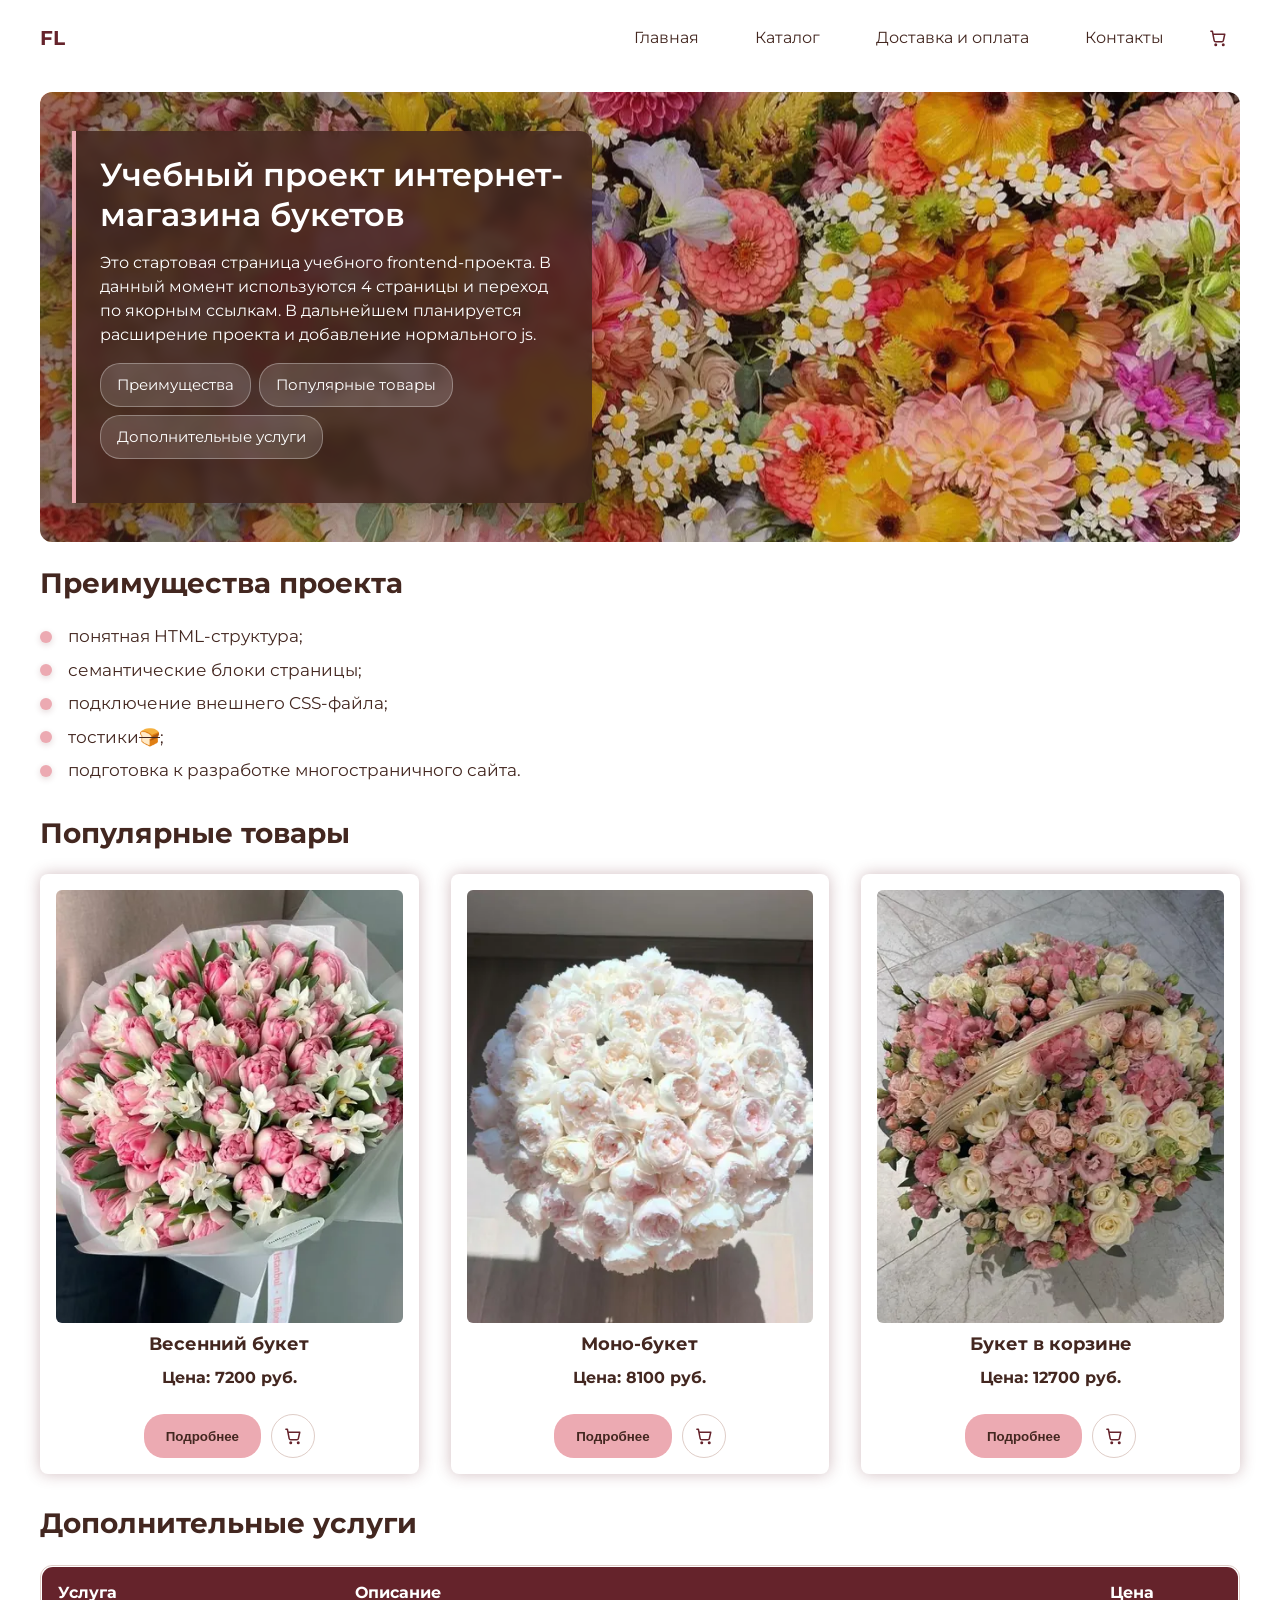
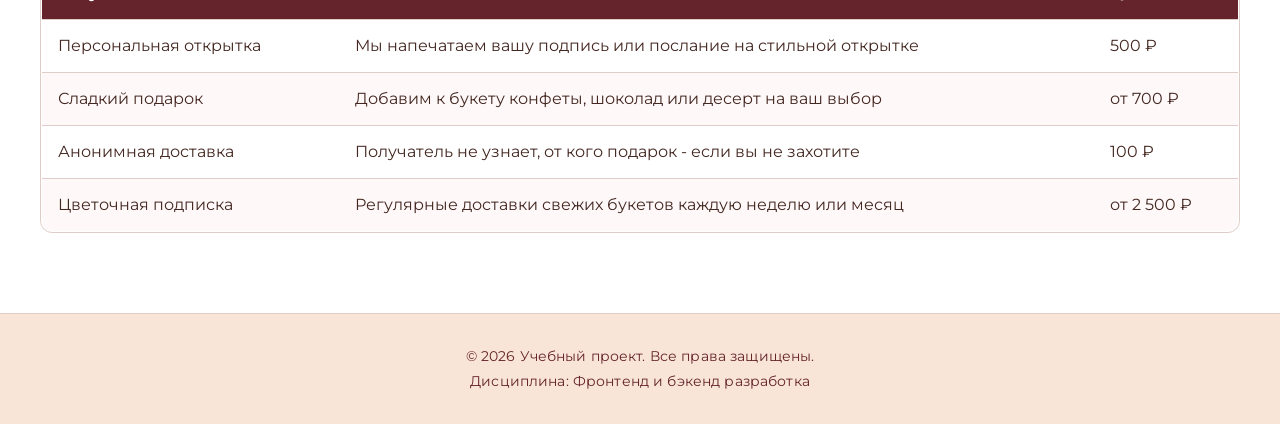
<file: index.html>
<!DOCTYPE html>
<html lang="ru">
  <head>
    <meta charset="UTF-8" />
    <meta name="viewport" content="width=device-width, initial-scale=1.0" />
    <title>Учебный интернет-магазин цветов</title>
    <link rel="preconnect" href="https://fonts.googleapis.com">
    <link rel="preconnect" href="https://fonts.gstatic.com" crossorigin>
    <link rel="stylesheet" href="https://fonts.googleapis.com/css2?family=Montserrat:wght@300;400;700&display=swap">
    <link rel="preload" as="image" href="images/hero-640.webp" type="image/webp" media="(max-width: 767px)" fetchpriority="high" />
    <link rel="preload" as="image" href="images/hero-1200.webp" type="image/webp" media="(min-width: 768px)" fetchpriority="high" />
    <link rel="stylesheet" href="css/style.css" />
    <link rel="stylesheet" href="css/responsive.css">
    <link rel="icon" href="images/icon.png" type="image/png" />
    <script src="js/main.js" defer></script>
    <meta property="og:type" content="website" />
    <meta property="og:title" content="Учебный интернет-магазин цветов" />
    <meta property="og:description" content="Учебный frontend-проект интернет-магазина цветов." />
    <meta property="og:image" content="https://menvika.github.io/kr3-responsive-shop/images/hero-1200.jpg">
</head>
  <body>
  <a class="skip-link" href="#main">Перейти к основному содержимому</a>
    <svg class="icon-sprite" aria-hidden="true" focusable="false" style="display: none">
      <symbol id="icon-cart" viewBox="0 0 24 24" fill="none" stroke="currentColor" stroke-width="2" stroke-linecap="round" stroke-linejoin="round">
        <circle cx="9" cy="21" r="1"></circle>
        <circle cx="19" cy="21" r="1"></circle>
        <path d="M2.5 3h2l2.4 12.4a2 2 0 0 0 2 1.6h8.2a2 2 0 0 0 2-1.6L21 7H6"></path>
      </symbol>
    </svg>
    <header>
    <div class="site-header">
      <nav class="site-nav" aria-label="Основная навигация">
        <a class="site-logo" href="index.html" aria-label="FL — на главную">FL</a>
        <button class="nav-toggle" type="button" aria-expanded="false" aria-controls="site-menu" hidden>
          <span class="nav-toggle__bars" aria-hidden="true"></span>
          <span>Меню</span>
        </button>
        <ul class="site-nav__list" id="site-menu">
            <li><a href="index.html" aria-current="page">Главная</a></li>
            <li><a href="catalog.html">Каталог</a></li>
            <li><a href="dostav.html">Доставка и оплата</a></li>
            <li><a href="contacts.html">Контакты</a></li>
        </ul>
        <button class="cart-button cart-button--header" type="button" id="header-basket" aria-label="Корзина">
          <svg viewBox="0 0 24 24" aria-hidden="true"><use href="#icon-cart"></use></svg>
        </button>
      </nav>
    </div>
  </header>
    <main id="main" tabindex="-1">
      <section class="hero">
        <section class="hero-image">
          <div class="hero-content">
            <div class="hero-desc">
              <h1 class="hero-title">Учебный проект интернет-магазина букетов</h1>
              <p>
                Это стартовая страница учебного frontend-проекта. В данный момент
                используются 4 страницы и переход по якорным ссылкам. В
                дальнейшем планируется расширение проекта и добавление нормального
                js.
              </p>
            </div>

            <nav class="hero-links">
              <ul>
                <li><a href="index.html#advantages">Преимущества</a></li>
                <li><a href="index.html#popular">Популярные товары</a></li>
                <li><a href="index.html#dopoln">Дополнительные услуги</a></li>
              </ul>
            </nav>
          </div>
        </section>
      </section>

      <section class="section" id="advantages">
        <h2>Преимущества проекта</h2>

        <ul class="advantages-list">
          <li>понятная HTML-структура;</li>
          <li>семантические блоки страницы;</li>
          <li>подключение внешнего CSS-файла;</li>
          <li>тостики<s>🍞</s>;</li>
          <li>подготовка к разработке многостраничного сайта.</li>
        </ul>
      </section>

      <section class="section" id="popular">
        <h2>Популярные товары</h2>

        <div class="products-grid">
          <article class="product-card">
            <picture>
              <source type="image/webp" srcset="images/fl1-400.webp 400w, images/fl1-640.webp 640w, images/fl1-654.webp 654w" sizes="(max-width: 599px) calc(100vw - 64px), (max-width: 899px) 45vw, 330px">
              <img src="images/fl1-640.jpg" srcset="images/fl1-400.jpg 400w, images/fl1-640.jpg 640w, images/fl1-654.jpg 654w" sizes="(max-width: 599px) calc(100vw - 64px), (max-width: 899px) 45vw, 330px" class="product-card__image" alt="Весенний букет" width="654" height="872" loading="lazy">
            </picture>
            <h3>Весенний букет</h3>
            <p class="product-price">Цена: 7200 руб.</p>
            <div class="product-card__actions"> 
              <button class="button product-card__button" aria-label="Подробнее: Весенний букет" type="button" data-product="Весенний букет"> Подробнее </button> 
              <button class="cart-button" type="button" aria-label="Добавить в корзину: Весенний букет">
                <svg viewBox="0 0 24 24" aria-hidden="true"><use href="#icon-cart"></use></svg>
              </button>
            </div>
          </article>

          <article class="product-card">
            <picture>
              <source type="image/webp" srcset="images/fl2-400.webp 400w, images/fl2-640.webp 640w, images/fl2-960.webp 960w, images/fl2-1052.webp 1052w" sizes="(max-width: 599px) calc(100vw - 64px), (max-width: 899px) 45vw, 330px">
              <img src="images/fl2-640.jpg" srcset="images/fl2-400.jpg 400w, images/fl2-640.jpg 640w, images/fl2-960.jpg 960w, images/fl2-1052.jpg 1052w" sizes="(max-width: 599px) calc(100vw - 64px), (max-width: 899px) 45vw, 330px" class="product-card__image" alt="Моно-букет" width="1052" height="1402" loading="lazy">
            </picture>
            <h3>Моно-букет</h3>
            <p class="product-price">Цена: 8100 руб.</p>
            <div class="product-card__actions"> 
              <button class="button product-card__button" aria-label="Подробнее: Моно-букет" type="button" data-product="Моно-букет"> Подробнее </button> 
             <button class="cart-button" type="button" aria-label="Добавить в корзину: Моно-букет">
                <svg viewBox="0 0 24 24" aria-hidden="true"><use href="#icon-cart"></use></svg>
              </button>
            </div>
          </article>

          <article class="product-card">
            <picture>
              <source type="image/webp" srcset="images/fl3-400.webp 400w, images/fl3-640.webp 640w, images/fl3-900.webp 900w" sizes="(max-width: 599px) calc(100vw - 64px), (max-width: 899px) 45vw, 330px">
              <img src="images/fl3-640.jpg" srcset="images/fl3-400.jpg 400w, images/fl3-640.jpg 640w, images/fl3-900.jpg 900w" sizes="(max-width: 599px) calc(100vw - 64px), (max-width: 899px) 45vw, 330px" class="product-card__image" alt="Букет в корзине" width="900" height="1200" loading="lazy">
            </picture>
            <h3>Букет в корзине</h3>
            <p class="product-price">Цена: 12700 руб.</p>
            <div class="product-card__actions"> 
              <button class="button product-card__button" aria-label="Подробнее: Букет в корзине" type="button" data-product="Букет в корзине"> Подробнее </button> 
              <button class="cart-button" type="button" aria-label="Добавить в корзину: Букет в корзине">
                <svg viewBox="0 0 24 24" aria-hidden="true"><use href="#icon-cart"></use></svg>
              </button>
            </div>
          </article>
        </div>
      </section>

      <div class="toast" id="toast" role="status" aria-live="polite">
        <img class="toast__image" data-src="images/cat_toast1.gif" alt="">
        <span class="toast__text" id="toast-text"></span>
      </div>

      <section id="dopoln" class="section">
        <h2>Дополнительные услуги</h2>

        <div class="table-wrapper">
          <table class="services-table" role="table">
          <thead role="rowgroup">
            <tr role="row">
              <th role="columnheader" scope="col">Услуга</th>
              <th role="columnheader" scope="col">Описание</th>
              <th role="columnheader" scope="col">Цена</th>
            </tr>
          </thead>

          <tbody role="rowgroup">
            <tr role="row">
              <td role="cell" data-label="Услуга">Персональная открытка</td>
              <td role="cell" data-label="Описание">Мы напечатаем вашу подпись или послание на стильной открытке</td>
              <td role="cell" data-label="Цена">500 ₽</td>
            </tr>

            <tr role="row">
              <td role="cell" data-label="Услуга">Сладкий подарок</td>
              <td role="cell" data-label="Описание">Добавим к букету конфеты, шоколад или десерт на ваш выбор</td>
              <td role="cell" data-label="Цена">от 700 ₽</td>
            </tr>

            <tr role="row">
              <td role="cell" data-label="Услуга">Анонимная доставка</td>
              <td role="cell" data-label="Описание">Получатель не узнает, от кого подарок - если вы не захотите</td>
              <td role="cell" data-label="Цена">100 ₽</td>
            </tr>

            <tr role="row">
              <td role="cell" data-label="Услуга">Цветочная подписка</td>
              <td role="cell" data-label="Описание">Регулярные доставки свежих букетов каждую неделю или месяц</td>
              <td role="cell" data-label="Цена">от 2 500 ₽</td>
            </tr>
          </tbody>
        </table>
        </div>
      </section>
    </main>

  <footer>
    <p>&copy; 2026 Учебный проект. Все права защищены.</p>
    <p>Дисциплина: Фронтенд и бэкенд разработка</p>
  </footer>
  </body>
</html>
</file>
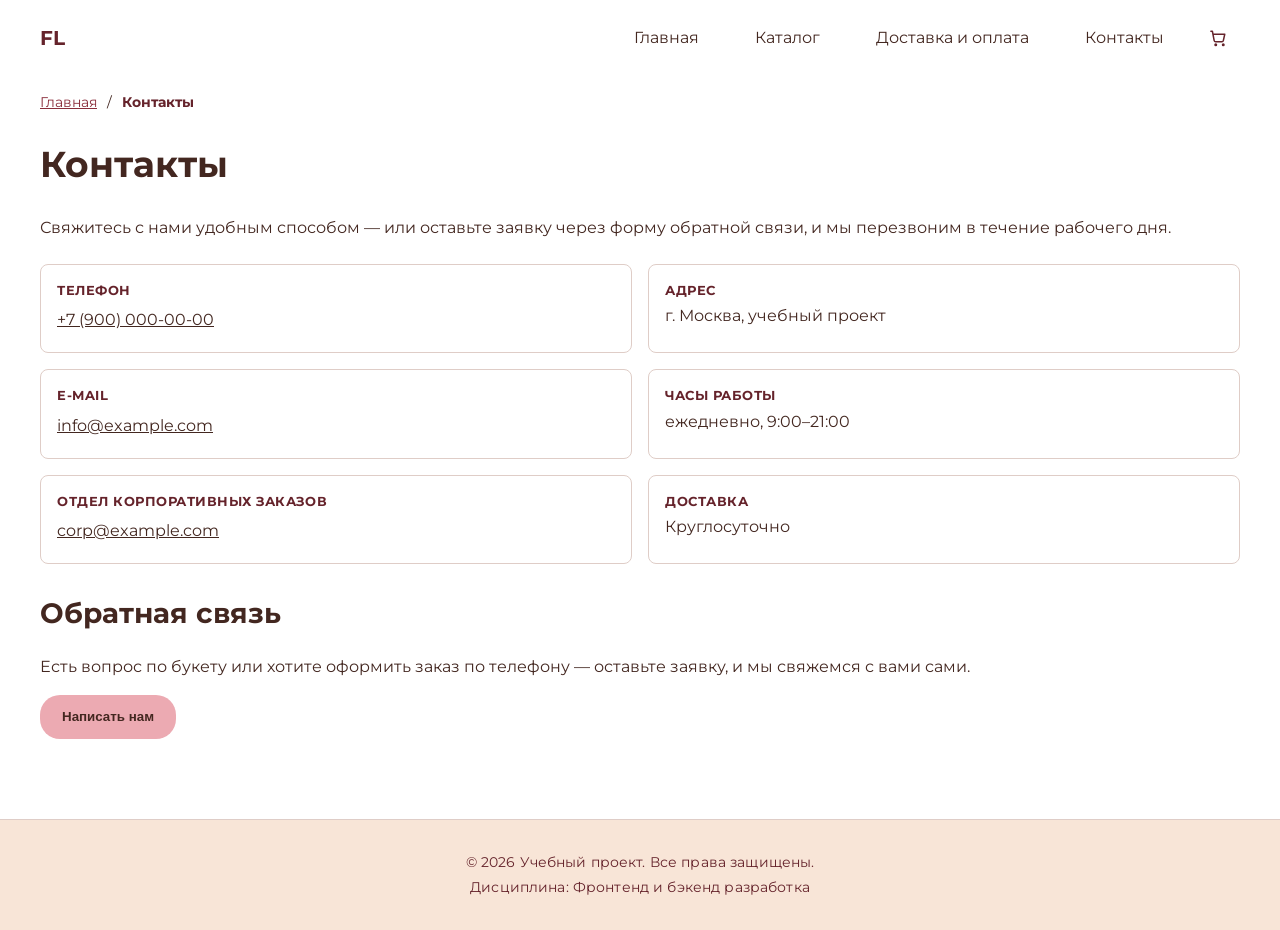
<file: contacts.html>
<!DOCTYPE html>
<html lang="ru">
<head>
  <meta charset="UTF-8">
  <meta name="viewport" content="width=device-width, initial-scale=1.0">
  <meta name="description" content="Контактная информация учебного интернет-магазина.">
  <title>Контакты — Учебный интернет-магазин</title>
  <link rel="preconnect" href="https://fonts.googleapis.com">
  <link rel="preconnect" href="https://fonts.gstatic.com" crossorigin>
  <link rel="stylesheet" href="https://fonts.googleapis.com/css2?family=Montserrat:wght@300;400;700&display=swap">
  <link rel="stylesheet" href="css/style.css">
  <link rel="stylesheet" href="css/responsive.css">
  <link rel="icon" href="images/icon.png" type="image/png">
  <script src="js/main.js" defer></script>
  <meta property="og:type" content="website">
  <meta property="og:title" content="Учебный интернет-магазин">
  <meta property="og:description" content="Учебный frontend-проект интернет-магазина.">
  <meta property="og:image" content="https://menvika.github.io/kr3-responsive-shop/images/hero-1200.jpg">
</head>
<body data-page="contacts">
  <a class="skip-link" href="#main">Перейти к основному содержимому</a>
  <svg class="icon-sprite" aria-hidden="true" focusable="false" style="display: none">
    <symbol id="icon-cart" viewBox="0 0 24 24" fill="none" stroke="currentColor" stroke-width="2" stroke-linecap="round" stroke-linejoin="round">
      <circle cx="9" cy="21" r="1"></circle>
      <circle cx="19" cy="21" r="1"></circle>
      <path d="M2.5 3h2l2.4 12.4a2 2 0 0 0 2 1.6h8.2a2 2 0 0 0 2-1.6L21 7H6"></path>
    </symbol>
  </svg>
  <header>
    <div class="site-header">
      <nav class="site-nav" aria-label="Основная навигация">
        <a class="site-logo" href="index.html" aria-label="FL — на главную">FL</a>
        <button class="nav-toggle" type="button" aria-expanded="false" aria-controls="site-menu" hidden>
          <span class="nav-toggle__bars" aria-hidden="true"></span>
          <span>Меню</span>
        </button>
        <ul class="site-nav__list" id="site-menu">
            <li><a href="index.html">Главная</a></li>
            <li><a href="catalog.html">Каталог</a></li>
            <li><a href="dostav.html">Доставка и оплата</a></li>
            <li><a href="contacts.html" aria-current="page">Контакты</a></li>
        </ul>
        <button class="cart-button cart-button--header" type="button" id="header-basket" aria-label="Корзина">
          <svg viewBox="0 0 24 24" aria-hidden="true"><use href="#icon-cart"></use></svg>
        </button>
      </nav>
    </div>
  </header>

  <main id="main" tabindex="-1">
    <nav class="breadcrumbs" aria-label="Хлебные крошки">
      <a href="index.html">Главная</a>
      <span class="breadcrumbs__separator" aria-hidden="true">/</span>
      <span aria-current="page">Контакты</span>
    </nav>

    <section class="section">
      <h1>Контакты</h1>
      <p>
        Свяжитесь с нами удобным способом — или оставьте заявку через форму
        обратной связи, и мы перезвоним в течение рабочего дня.
      </p>

      <ul class="contact-list">
        <li>
          <span class="contact-list__label">Телефон</span>
          <a href="tel:+79000000000">+7 (900) 000-00-00</a>
        </li>
        <li>
          <span class="contact-list__label">Адрес</span>
          г. Москва, учебный проект
        </li>
        <li>
          <span class="contact-list__label">E-mail</span>
          <a href="mailto:info@example.com">info@example.com</a>
        </li>
        <li>
          <span class="contact-list__label">Часы работы</span>
          ежедневно, 9:00–21:00
        </li>
        <li>
          <span class="contact-list__label">Отдел корпоративных заказов</span>
          <a href="mailto:corp@example.com">corp@example.com</a>
        </li>
        <li>
          <span class="contact-list__label">Доставка</span>
          Круглосуточно
        </li>
      </ul>
    </section>

    <section class="section" id="feedback">
      <h2>Обратная связь</h2>
      <p>
        Есть вопрос по букету или хотите оформить заказ по телефону —
        оставьте заявку, и мы свяжемся с вами сами.
      </p>

      <button type="button" class="button" id="open-order-dialog">Написать нам</button>
    </section>
  </main>

  <dialog class="order-dialog" id="contact-order-dialog" aria-labelledby="contact-order-dialog-title">
    <div class="order-dialog__body">
      <button class="dialog-close" type="button" id="close-contact-order-dialog" aria-label="Закрыть">×</button>

      <p class="dialog-eyebrow">Обратная связь</p>
      <h2 id="contact-order-dialog-title">Оставить заявку</h2>
      <p class="order-dialog__lead">Заполните форму — ответим по указанному телефону или почте.</p>

      <form class="order-form" id="contact-order-form" action="#" method="post" novalidate>
        <div class="form-field">
          <label for="order-name">Имя</label>
          <input id="order-name" name="name" type="text" placeholder="Введите ваше имя" minlength="2" autocomplete="given-name" required>
        </div>

        <div class="form-field">
          <label for="order-email">E-mail</label>
          <input id="order-email" name="email" type="email" placeholder="example@mail.ru" autocomplete="email" required>
        </div>

        <div class="form-field">
          <label for="order-phone">Телефон</label>
          <input id="order-phone" name="phone" type="tel" inputmode="tel" placeholder="+7 (900) 000-00-00" pattern="^\+7 \(\d{3}\) \d{3}-\d{2}-\d{2}$" required>
          <small>Формат: +7 (900) 000-00-00</small>
        </div>

        <div class="form-field">
          <label for="order-date">Дата связи</label>
          <input id="order-date" name="date" type="date">
        </div>

        <div class="form-field">
          <label for="order-comment">Комментарий</label>
          <textarea id="order-comment" name="comment" rows="4" placeholder="Укажите дополнительную информацию"></textarea>
        </div>

        <div class="form-field form-field--checkbox">
          <label>
            <input id="order-agreement" name="agreement" type="checkbox" required> Я согласен на обработку данных
          </label>
        </div>

        <div class="form-actions">
          <button type="submit" class="button">Отправить заявку</button>
        </div>
      </form>
    </div>
     <div id="success-message" class="success-message" hidden>
      <strong>Заявка успешно отправлена!</strong>
      <p>Спасибо! Мы свяжемся с вами в ближайшее время.</p>
    </div>
  </dialog>

  <footer>
    <p>&copy; 2026 Учебный проект. Все права защищены.</p>
    <p>Дисциплина: Фронтенд и бэкенд разработка</p>
  </footer>
</body>
</html>
</file>
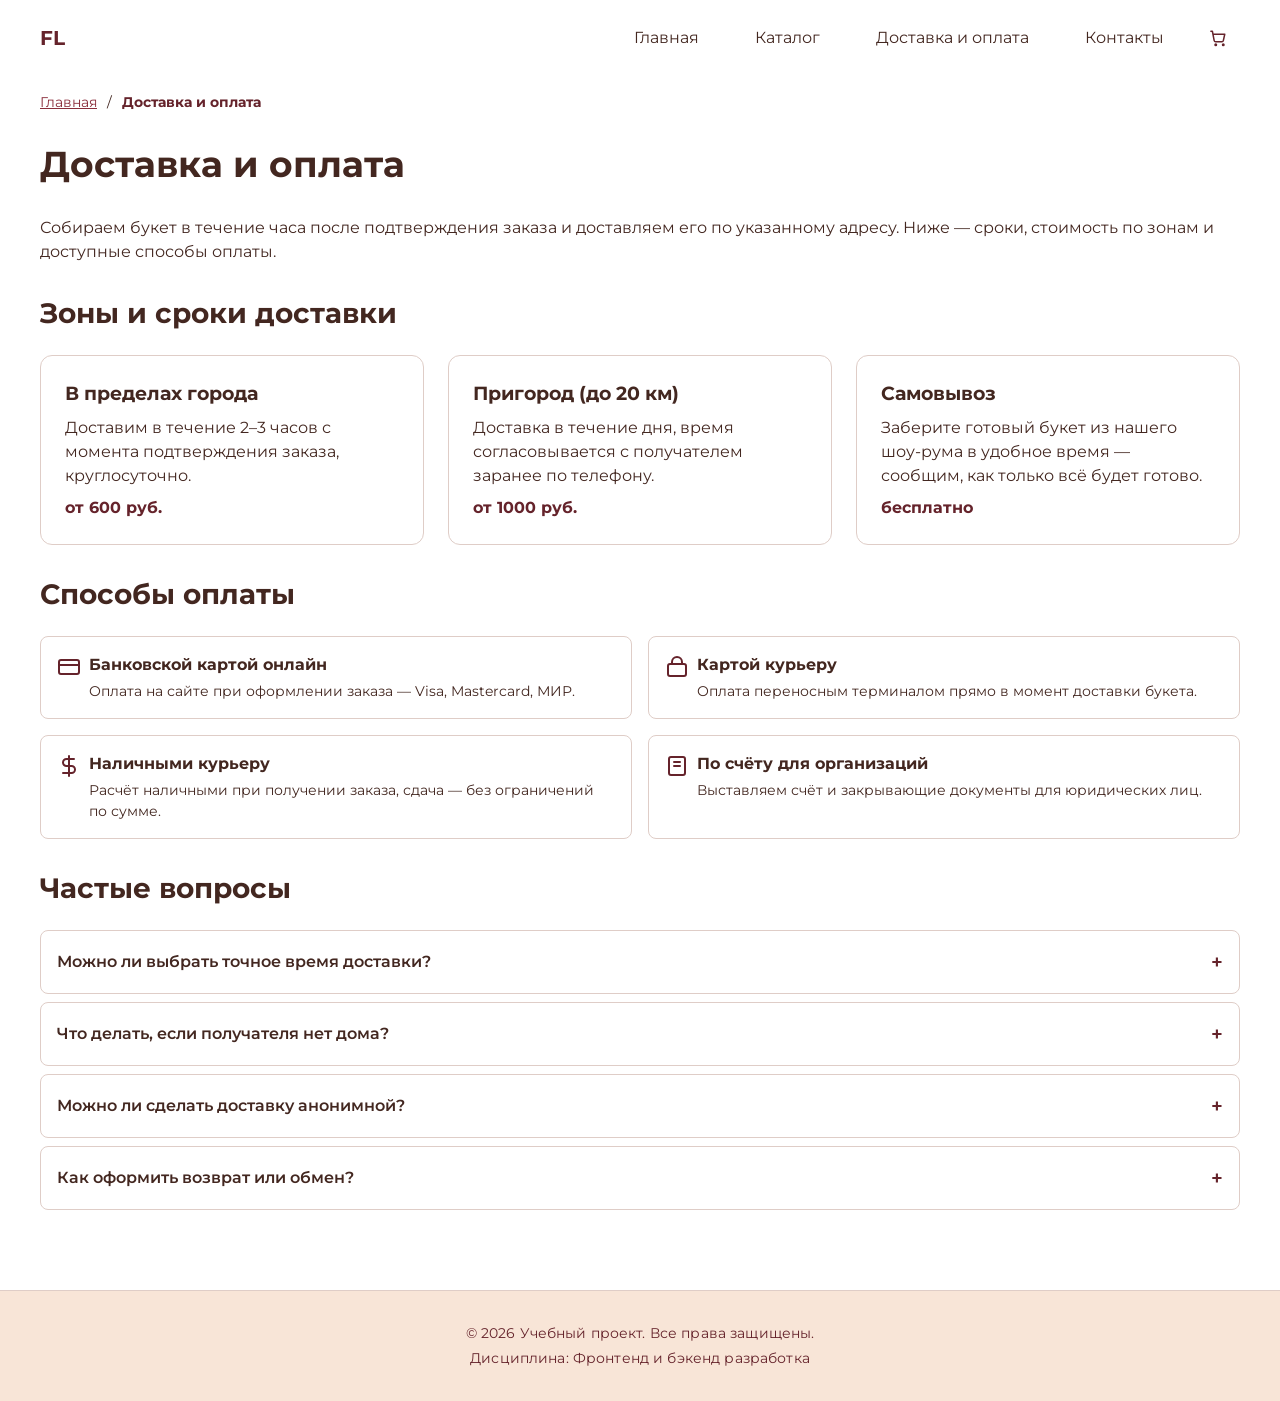
<file: dostav.html>
<!DOCTYPE html>
<html lang="ru">
<head>
  <meta charset="UTF-8">
  <meta name="viewport" content="width=device-width, initial-scale=1.0">
  <meta name="description" content="Условия доставки и способы оплаты учебного интернет-магазина цветов.">
  <title>Доставка и оплата — Учебный интернет-магазин</title>
  <link rel="preconnect" href="https://fonts.googleapis.com">
  <link rel="preconnect" href="https://fonts.gstatic.com" crossorigin>
  <link rel="stylesheet" href="https://fonts.googleapis.com/css2?family=Montserrat:wght@300;400;700&display=swap">
  <link rel="stylesheet" href="css/style.css">
  <link rel="stylesheet" href="css/responsive.css">
  <link rel="icon" href="images/icon.png" type="image/png">
  <script src="js/main.js" defer></script>
  <meta property="og:type" content="website">
  <meta property="og:title" content="Учебный интернет-магазин">
  <meta property="og:description" content="Учебный frontend-проект интернет-магазина.">
  <meta property="og:image" content="https://menvika.github.io/kr3-responsive-shop/images/hero-1200.jpg">
</head>
<body>
  <a class="skip-link" href="#main">Перейти к основному содержимому</a>
  <svg class="icon-sprite" aria-hidden="true" focusable="false" style="display: none">
    <symbol id="icon-cart" viewBox="0 0 24 24" fill="none" stroke="currentColor" stroke-width="2" stroke-linecap="round" stroke-linejoin="round">
      <circle cx="9" cy="21" r="1"></circle>
      <circle cx="19" cy="21" r="1"></circle>
      <path d="M2.5 3h2l2.4 12.4a2 2 0 0 0 2 1.6h8.2a2 2 0 0 0 2-1.6L21 7H6"></path>
    </symbol>
  </svg>
  <header>
    <div class="site-header">
      <nav class="site-nav" aria-label="Основная навигация">
        <a class="site-logo" href="index.html" aria-label="FL — на главную">FL</a>
        <button class="nav-toggle" type="button" aria-expanded="false" aria-controls="site-menu" hidden>
          <span class="nav-toggle__bars" aria-hidden="true"></span>
          <span>Меню</span>
        </button>
        <ul class="site-nav__list" id="site-menu">
            <li><a href="index.html">Главная</a></li>
            <li><a href="catalog.html">Каталог</a></li>
            <li><a href="dostav.html" aria-current="page">Доставка и оплата</a></li>
            <li><a href="contacts.html">Контакты</a></li>
        </ul>
        <button class="cart-button cart-button--header" type="button" id="header-basket" aria-label="Корзина">
          <svg viewBox="0 0 24 24" aria-hidden="true"><use href="#icon-cart"></use></svg>
        </button>
      </nav>
    </div>
  </header>

  <main id="main" tabindex="-1">
    <nav class="breadcrumbs" aria-label="Хлебные крошки">
      <a href="index.html">Главная</a>
      <span class="breadcrumbs__separator" aria-hidden="true">/</span>
      <span aria-current="page">Доставка и оплата</span>
    </nav>

    <section class="section">
      <h1>Доставка и оплата</h1>
      <p>
        Собираем букет в течение часа после подтверждения заказа и доставляем
        его по указанному адресу. Ниже — сроки, стоимость по зонам и доступные
        способы оплаты.
      </p>
    </section>

    <section class="section" id="delivery">
      <h2>Зоны и сроки доставки</h2>

      <div class="info-grid">
        <div class="info-card">
          <h3>В пределах города</h3>
          <p>Доставим в течение 2–3 часов с момента подтверждения заказа, круглосуточно.</p>
          <span class="info-card__price">от 600 руб.</span>
        </div>
    
        <div class="info-card">
          <h3>Пригород (до 20 км)</h3>
          <p>Доставка в течение дня, время согласовывается с получателем заранее по телефону.</p>
          <span class="info-card__price">от 1000 руб.</span>
        </div>

        <div class="info-card">
          <h3>Самовывоз</h3>
          <p>Заберите готовый букет из нашего шоу-рума в удобное время — сообщим, как только всё будет готово.</p>
          <span class="info-card__price">бесплатно</span>
        </div>
      </div>
    </section>

    <section class="section" id="payment">
      <h2>Способы оплаты</h2>

      <ul class="payment-methods">
        <li>
          <svg viewBox="0 0 24 24" fill="none" stroke="currentColor" stroke-width="2" stroke-linecap="round" stroke-linejoin="round">
            <rect x="2" y="5" width="20" height="14" rx="2"></rect>
            <line x1="2" y1="10" x2="22" y2="10"></line>
          </svg>
          <div>
            <h3>Банковской картой онлайн</h3>
            <p>Оплата на сайте при оформлении заказа — Visa, Mastercard, МИР.</p>
          </div>
        </li>

        <li>
          <svg viewBox="0 0 24 24" fill="none" stroke="currentColor" stroke-width="2" stroke-linecap="round" stroke-linejoin="round">
            <path d="M17 9V7a5 5 0 0 0-10 0v2"></path>
            <rect x="3" y="9" width="18" height="12" rx="2"></rect>
          </svg>
          <div>
            <h3>Картой курьеру</h3>
            <p>Оплата переносным терминалом прямо в момент доставки букета.</p>
          </div>
        </li>

        <li>
          <svg viewBox="0 0 24 24" fill="none" stroke="currentColor" stroke-width="2" stroke-linecap="round" stroke-linejoin="round">
            <path d="M12 2v20M17 5H9.5a3.5 3.5 0 0 0 0 7h5a3.5 3.5 0 0 1 0 7H6"></path>
          </svg>
          <div>
            <h3>Наличными курьеру</h3>
            <p>Расчёт наличными при получении заказа, сдача — без ограничений по сумме.</p>
          </div>
        </li>

        <li>
          <svg viewBox="0 0 24 24" fill="none" stroke="currentColor" stroke-width="2" stroke-linecap="round" stroke-linejoin="round">
            <rect x="4" y="3" width="16" height="18" rx="2"></rect>
            <line x1="9" y1="8" x2="15" y2="8"></line>
            <line x1="9" y1="12" x2="15" y2="12"></line>
          </svg>
          <div>
            <h3>По счёту для организаций</h3>
            <p>Выставляем счёт и закрывающие документы для юридических лиц.</p>
          </div>
        </li>
      </ul>
    </section>

    <section class="section" id="faq">
      <h2>Частые вопросы</h2>

      <div class="faq-list">
        <details class="faq-item">
          <summary>Можно ли выбрать точное время доставки?</summary>
          <p>Да, при оформлении заявки укажите желаемую дату и добавьте время в комментарии — мы согласуем его с курьером.</p>
        </details>

        <details class="faq-item">
          <summary>Что делать, если получателя нет дома?</summary>
          <p>Курьер свяжется по указанному телефону, чтобы уточнить новое время или адрес доставки.</p>
        </details>

        <details class="faq-item">
          <summary>Можно ли сделать доставку анонимной?</summary>
          <p>Да, эта услуга указана в разделе «Дополнительные услуги» на главной странице — получатель не узнает, от кого букет.</p>
        </details>

        <details class="faq-item">
          <summary>Как оформить возврат или обмен?</summary>
          <p>Свяжитесь с нами через страницу «Контакты» в течение суток с момента доставки — поможем решить вопрос.</p>
        </details>
      </div>
    </section>
  </main>

  <footer>
    <p>&copy; 2026 Учебный проект. Все права защищены.</p>
    <p>Дисциплина: Фронтенд и бэкенд разработка</p>
  </footer>
</body>
</html>
</file>
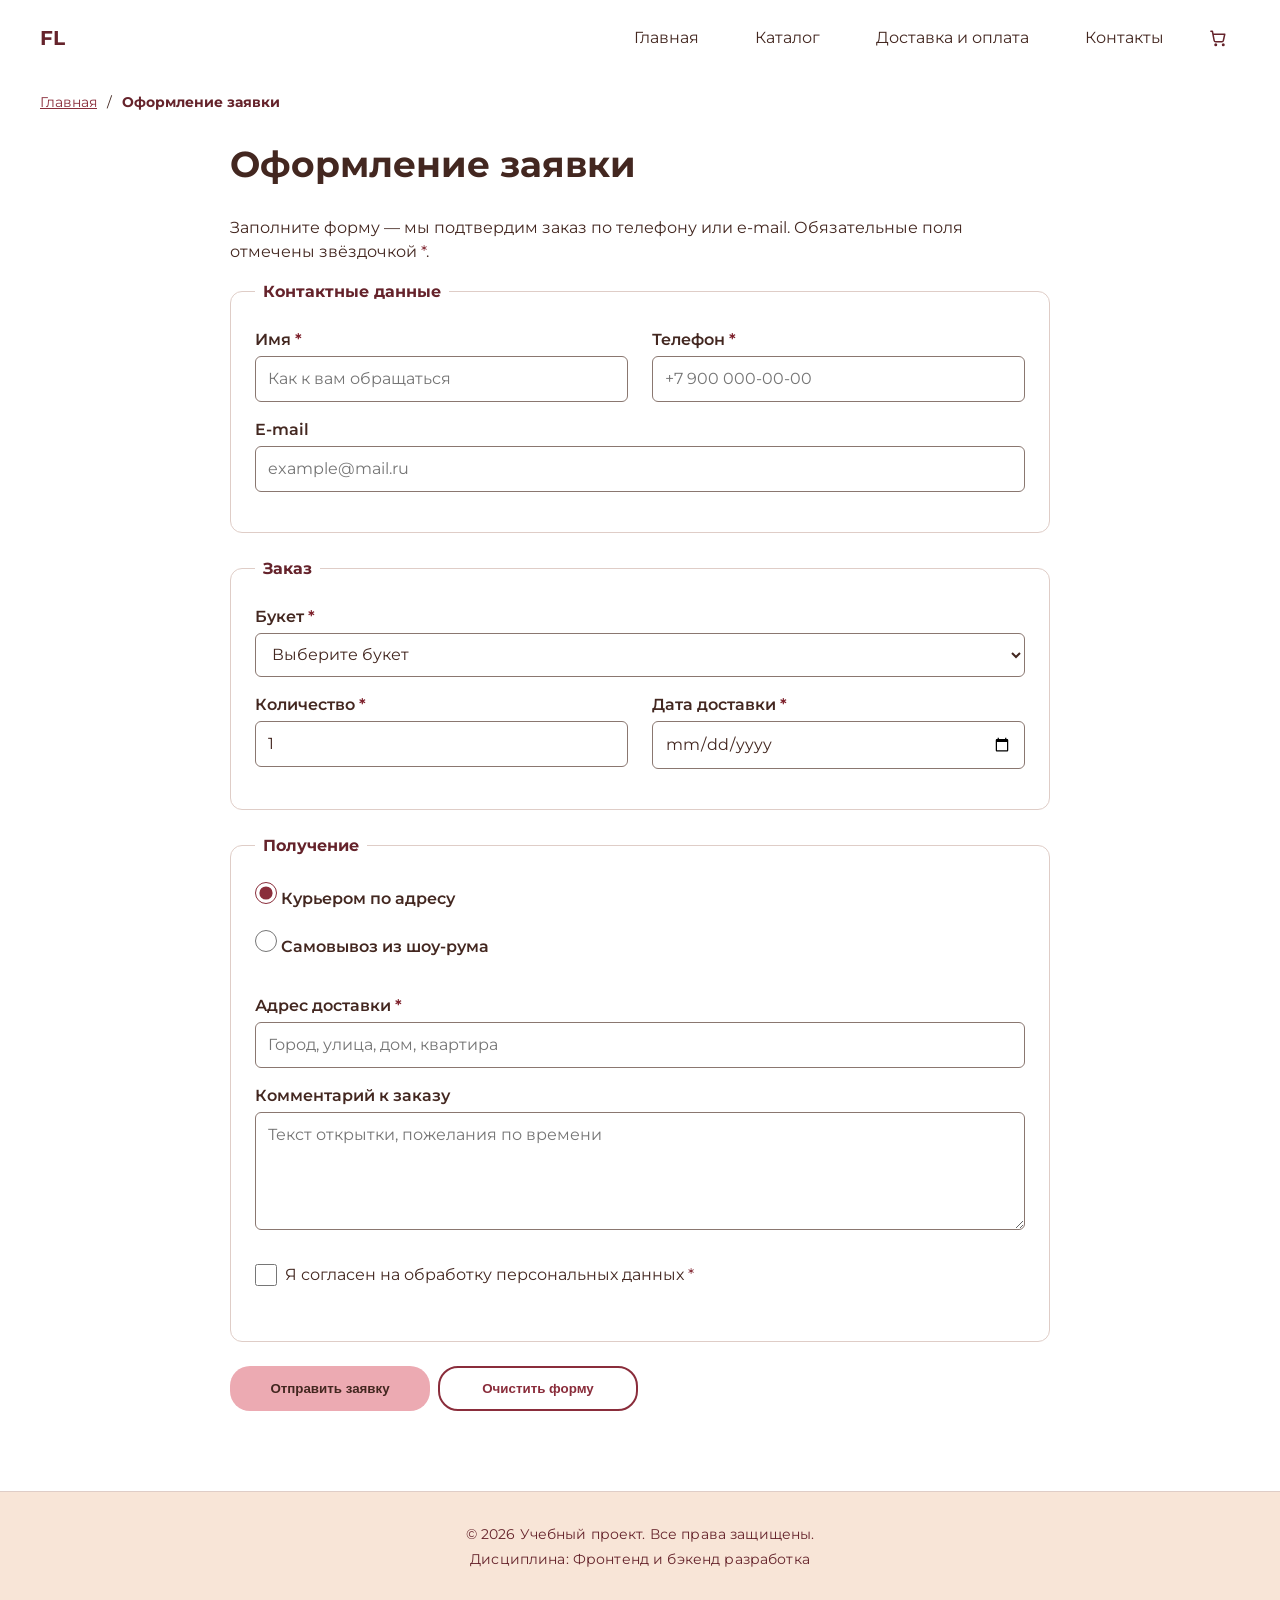
<file: order.html>
<!DOCTYPE html>
<html lang="ru">
<head>
  <meta charset="UTF-8">
  <meta name="viewport" content="width=device-width, initial-scale=1.0">
  <meta name="description" content="Форма заявки на заказ букета: контакты, выбор букета и способ получения.">
  <title>Оформление заявки — Учебный интернет-магазин</title>
  <link rel="preconnect" href="https://fonts.googleapis.com">
  <link rel="preconnect" href="https://fonts.gstatic.com" crossorigin>
  <link rel="stylesheet" href="https://fonts.googleapis.com/css2?family=Montserrat:wght@300;400;700&display=swap">
  <link rel="stylesheet" href="css/style.css">
  <link rel="stylesheet" href="css/responsive.css">
  <link rel="icon" href="images/icon.png" type="image/png">
  <script src="js/main.js" defer></script>
  <meta property="og:type" content="website">
  <meta property="og:title" content="Учебный интернет-магазин цветов">
  <meta property="og:description" content="Учебный frontend-проект: адаптивная вёрстка и доступность.">
  <meta property="og:image" content="https://menvika.github.io/kr3-responsive-shop/images/hero-1200.jpg">
</head>
<body data-page="order">
  <a class="skip-link" href="#main">Перейти к основному содержимому</a>
  <svg class="icon-sprite" aria-hidden="true" focusable="false" style="display: none">
    <symbol id="icon-cart" viewBox="0 0 24 24" fill="none" stroke="currentColor" stroke-width="2" stroke-linecap="round" stroke-linejoin="round">
      <circle cx="9" cy="21" r="1"></circle>
      <circle cx="19" cy="21" r="1"></circle>
      <path d="M2.5 3h2l2.4 12.4a2 2 0 0 0 2 1.6h8.2a2 2 0 0 0 2-1.6L21 7H6"></path>
    </symbol>
  </svg>
  <header>
    <div class="site-header">
      <nav class="site-nav" aria-label="Основная навигация">
        <a class="site-logo" href="index.html" aria-label="FL — на главную">FL</a>
        <button class="nav-toggle" type="button" aria-expanded="false" aria-controls="site-menu" hidden>
          <span class="nav-toggle__bars" aria-hidden="true"></span>
          <span>Меню</span>
        </button>
        <ul class="site-nav__list" id="site-menu">
            <li><a href="index.html">Главная</a></li>
            <li><a href="catalog.html">Каталог</a></li>
            <li><a href="dostav.html">Доставка и оплата</a></li>
            <li><a href="contacts.html">Контакты</a></li>
        </ul>
        <button class="cart-button cart-button--header" type="button" id="header-basket" aria-label="Корзина">
          <svg viewBox="0 0 24 24" aria-hidden="true"><use href="#icon-cart"></use></svg>
        </button>
      </nav>
    </div>
  </header>

  <main id="main" tabindex="-1">
    <nav class="breadcrumbs" aria-label="Хлебные крошки">
      <a href="index.html">Главная</a>
      <span class="breadcrumbs__separator" aria-hidden="true">/</span>
      <span aria-current="page">Оформление заявки</span>
    </nav>

    <section class="order-page">
      <h1>Оформление заявки</h1>
      <p>
        Заполните форму — мы подтвердим заказ по телефону или e-mail.
        Обязательные поля отмечены звёздочкой
        <span class="required-mark" aria-hidden="true">*</span>.
      </p>

      <form class="order-form order-form-page" id="order-form" action="#" method="post" novalidate>
        <fieldset>
          <legend>Контактные данные</legend>
          <div class="form-grid">
            <div class="form-field">
              <label for="order-name">Имя <span class="required-mark" aria-hidden="true">*</span></label>
              <input id="order-name" name="name" type="text" minlength="2" autocomplete="name" placeholder="Как к вам обращаться" required>
            </div>
            <div class="form-field">
              <label for="order-phone">Телефон <span class="required-mark" aria-hidden="true">*</span></label>
              <input id="order-phone" name="phone" type="tel" inputmode="tel" autocomplete="tel" placeholder="+7 900 000-00-00" pattern="^\+?[0-9\s\-\(\)]{10,18}$" title="Телефон: от 10 цифр, например +7 900 000-00-00" required>
            </div>
            <div class="form-field form-field--full">
              <label for="order-email">E-mail</label>
              <input id="order-email" name="email" type="email" autocomplete="email" placeholder="example@mail.ru">
            </div>
          </div>
        </fieldset>

        <fieldset>
          <legend>Заказ</legend>
          <div class="form-grid">
            <div class="form-field form-field--full">
              <label for="order-product">Букет <span class="required-mark" aria-hidden="true">*</span></label>
              <select id="order-product" name="product" required>
                <option value="">Выберите букет</option>
              <option value="Весенний букет">Весенний букет — 7200 руб.</option>
              <option value="Моно-букет">Моно-букет — 8100 руб.</option>
              <option value="Букет в корзине">Букет в корзине — 12700 руб.</option>
              <option value="Розовый букет">Розовый букет — 11500 руб.</option>
              <option value="Дофаминовый букет">Дофаминовый букет — 9000 руб.</option>
              <option value="Моно-букет кустовых роз">Моно-букет кустовых роз — 9500 руб.</option>
              <option value="Букет альстромерий">Букет альстромерий — 3500 руб.</option>
              <option value="Ранункулюсы в корзине">Ранункулюсы в корзине — 20000 руб.</option>
              </select>
            </div>
            <div class="form-field">
              <label for="order-qty">Количество <span class="required-mark" aria-hidden="true">*</span></label>
              <input id="order-qty" name="qty" type="number" min="1" max="20" value="1" inputmode="numeric" required>
            </div>
            <div class="form-field">
              <label for="order-date">Дата доставки <span class="required-mark" aria-hidden="true">*</span></label>
              <input id="order-date" name="date" type="date" required>
            </div>
          </div>
        </fieldset>

        <fieldset>
          <legend>Получение</legend>
          <div class="form-grid">
            <div class="form-field form-field--full">
              <label class="choice"><input type="radio" name="delivery" value="courier" checked> Курьером по адресу</label>
              <label class="choice"><input type="radio" name="delivery" value="pickup"> Самовывоз из шоу-рума</label>
            </div>
            <div class="form-field form-field--full" id="address-field">
              <label for="order-address">Адрес доставки <span class="required-mark" aria-hidden="true">*</span></label>
              <input id="order-address" name="address" type="text" autocomplete="street-address" placeholder="Город, улица, дом, квартира" required>
            </div>
            <div class="form-field form-field--full">
              <label for="order-comment">Комментарий к заказу</label>
              <textarea id="order-comment" name="comment" rows="4" placeholder="Текст открытки, пожелания по времени"></textarea>
            </div>
            <div class="form-field form-field--full form-field--checkbox">
              <label for="order-agreement"><input id="order-agreement" name="agreement" type="checkbox" required> <span>Я согласен на обработку персональных данных <span class="required-mark" aria-hidden="true">*</span></span></label>
            </div>
          </div>
        </fieldset>

        <div class="form-actions">
          <button type="submit" class="button">Отправить заявку</button>
          <button type="reset" class="button button--outline">Очистить форму</button>
        </div>
        <div id="order-status" role="status" aria-live="polite"></div>
      </form>
    </section>

    <div class="toast" id="toast" role="status" aria-live="polite">
    <img class="toast__image" data-src="images/cat_toast1.gif" alt="" width="240" height="240">
    <span class="toast__text" id="toast-text"></span>
  </div>
  </main>

  <footer>
    <p>&copy; 2026 Учебный проект. Все права защищены.</p>
    <p>Дисциплина: Фронтенд и бэкенд разработка</p>
  </footer>
</body>
</html>
</file>
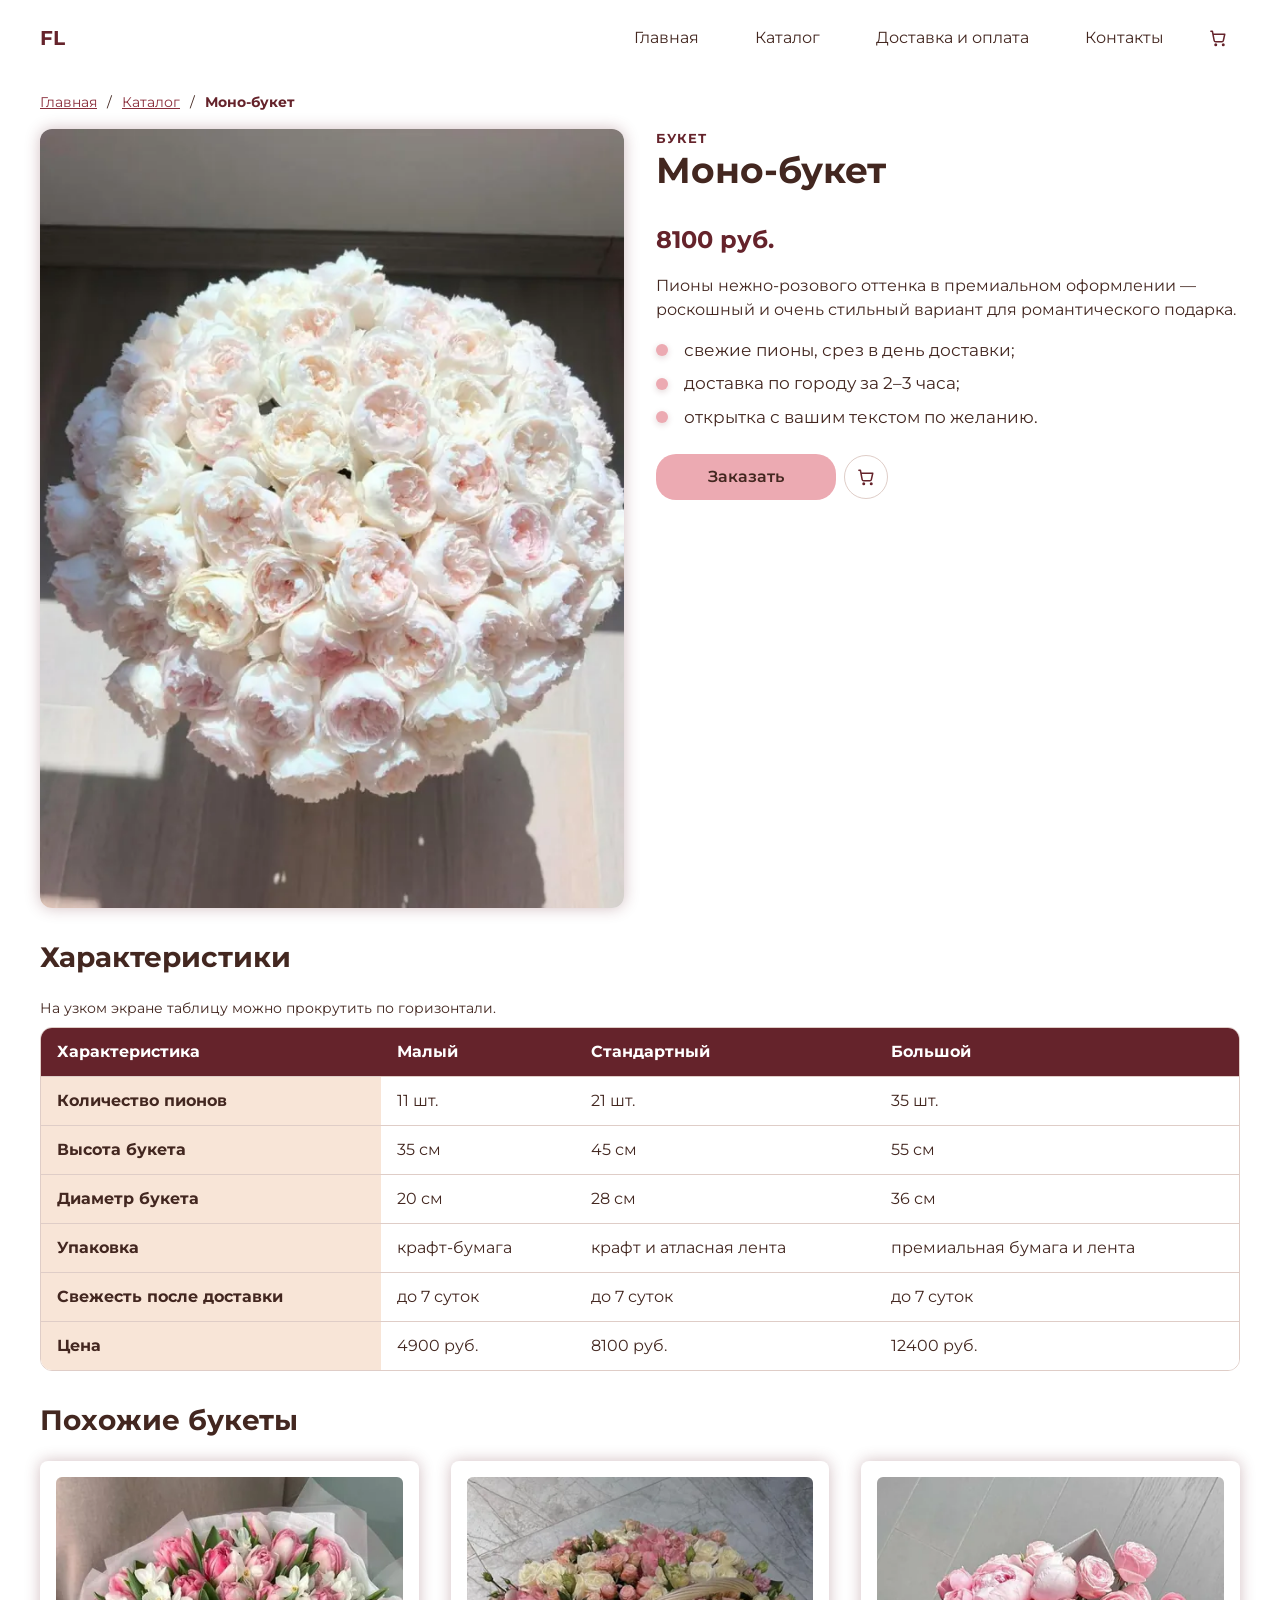
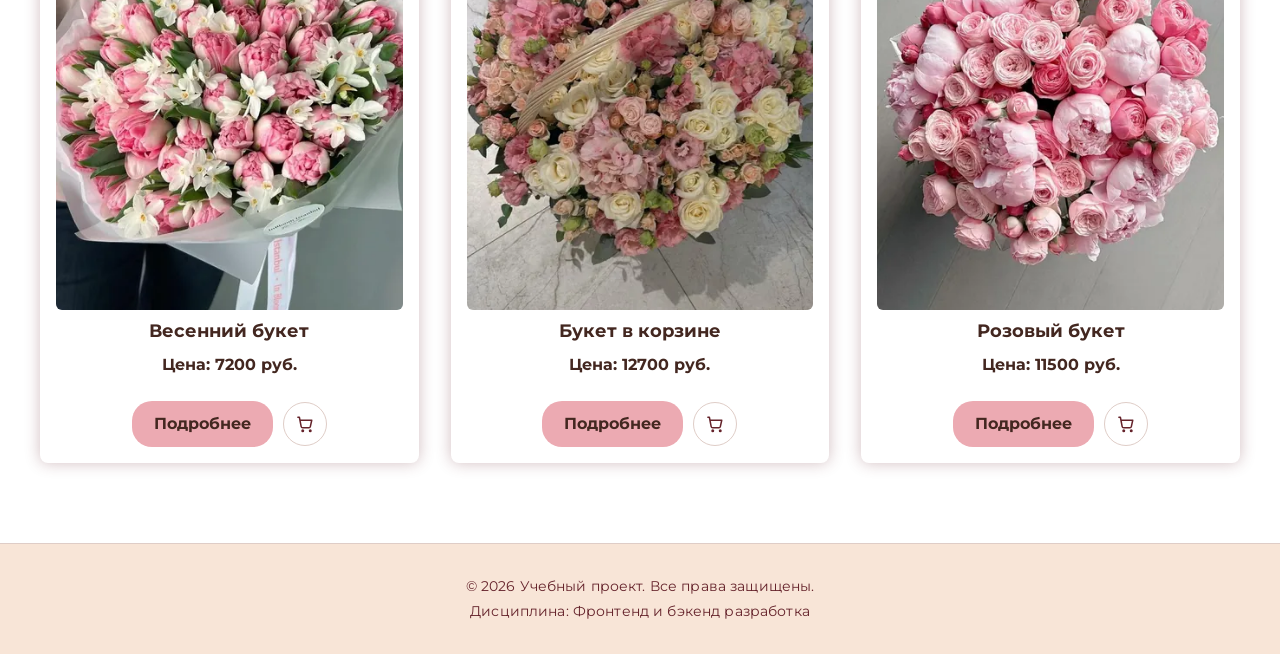
<file: product.html>
<!DOCTYPE html>
<html lang="ru">
<head>
  <meta charset="UTF-8">
  <meta name="viewport" content="width=device-width, initial-scale=1.0">
  <meta name="description" content="Моно-букет из нежно-розовых пионов: описание, характеристики и цены.">
  <title>Моно-букет — Учебный интернет-магазин</title>
  <link rel="preconnect" href="https://fonts.googleapis.com">
  <link rel="preconnect" href="https://fonts.gstatic.com" crossorigin>
  <link rel="stylesheet" href="https://fonts.googleapis.com/css2?family=Montserrat:wght@300;400;700&display=swap">
  <link rel="stylesheet" href="css/style.css">
  <link rel="stylesheet" href="css/responsive.css">
  <link rel="icon" href="images/icon.png" type="image/png">
  <script src="js/main.js" defer></script>
  <meta property="og:type" content="website">
  <meta property="og:title" content="Учебный интернет-магазин цветов">
  <meta property="og:description" content="Учебный frontend-проект: адаптивная вёрстка и доступность.">
  <meta property="og:image" content="https://menvika.github.io/kr3-responsive-shop/images/hero-1200.jpg">
</head>
<body data-page="product">
  <a class="skip-link" href="#main">Перейти к основному содержимому</a>
  <svg class="icon-sprite" aria-hidden="true" focusable="false" style="display: none">
    <symbol id="icon-cart" viewBox="0 0 24 24" fill="none" stroke="currentColor" stroke-width="2" stroke-linecap="round" stroke-linejoin="round">
      <circle cx="9" cy="21" r="1"></circle>
      <circle cx="19" cy="21" r="1"></circle>
      <path d="M2.5 3h2l2.4 12.4a2 2 0 0 0 2 1.6h8.2a2 2 0 0 0 2-1.6L21 7H6"></path>
    </symbol>
  </svg>
  <header>
    <div class="site-header">
      <nav class="site-nav" aria-label="Основная навигация">
        <a class="site-logo" href="index.html" aria-label="FL — на главную">FL</a>
        <button class="nav-toggle" type="button" aria-expanded="false" aria-controls="site-menu" hidden>
          <span class="nav-toggle__bars" aria-hidden="true"></span>
          <span>Меню</span>
        </button>
        <ul class="site-nav__list" id="site-menu">
            <li><a href="index.html">Главная</a></li>
            <li><a href="catalog.html" aria-current="page">Каталог</a></li>
            <li><a href="dostav.html">Доставка и оплата</a></li>
            <li><a href="contacts.html">Контакты</a></li>
        </ul>
        <button class="cart-button cart-button--header" type="button" id="header-basket" aria-label="Корзина">
          <svg viewBox="0 0 24 24" aria-hidden="true"><use href="#icon-cart"></use></svg>
        </button>
      </nav>
    </div>
  </header>

  <main id="main" tabindex="-1">
    <nav class="breadcrumbs" aria-label="Хлебные крошки">
      <a href="index.html">Главная</a>
      <span class="breadcrumbs__separator" aria-hidden="true">/</span>
      <a href="catalog.html">Каталог</a>
      <span class="breadcrumbs__separator" aria-hidden="true">/</span>
      <span aria-current="page">Моно-букет</span>
    </nav>

    <article class="section product-page">
      <div class="product-page__media">
        <picture>
              <source type="image/webp" srcset="images/fl2-400.webp 400w, images/fl2-640.webp 640w, images/fl2-960.webp 960w, images/fl2-1052.webp 1052w" sizes="(max-width: 767px) calc(100vw - 32px), (max-width: 1023px) 45vw, 560px">
              <img src="images/fl2-640.jpg" srcset="images/fl2-400.jpg 400w, images/fl2-640.jpg 640w, images/fl2-960.jpg 960w, images/fl2-1052.jpg 1052w" sizes="(max-width: 767px) calc(100vw - 32px), (max-width: 1023px) 45vw, 560px" class="product-page__image" alt="Моно-букет из нежно-розовых пионов в премиальной упаковке" width="1052" height="1402" fetchpriority="high">
            </picture>
      </div>

      <div class="product-page__info">
        <p class="dialog-eyebrow">Букет</p>
        <h1>Моно-букет</h1>
        <p class="product-page__price">8100 руб.</p>
        <p>
          Пионы нежно-розового оттенка в премиальном оформлении — роскошный
          и очень стильный вариант для романтического подарка.
        </p>
        <ul class="advantages-list">
          <li>свежие пионы, срез в день доставки;</li>
          <li>доставка по городу за 2–3 часа;</li>
          <li>открытка с вашим текстом по желанию.</li>
        </ul>
        <div class="product-page__actions">
          <a class="button" href="order.html?product=%D0%9C%D0%BE%D0%BD%D0%BE-%D0%B1%D1%83%D0%BA%D0%B5%D1%82">Заказать</a>
          <button class="cart-button" type="button" aria-label="Добавить в корзину: Моно-букет">
            <svg viewBox="0 0 24 24" aria-hidden="true"><use href="#icon-cart"></use></svg>
          </button>
        </div>
      </div>
    </article>

    <section class="section" id="specs">
      <h2>Характеристики</h2>
      <p class="table-hint">На узком экране таблицу можно прокрутить по горизонтали.</p>
      <div class="table-wrapper" role="region" aria-labelledby="specs-caption" tabindex="0">
        <table class="product-table">
          <caption id="specs-caption" class="visually-hidden">Варианты размера моно-букета</caption>
          <thead>
            <tr>
              <th scope="col">Характеристика</th>
              <th scope="col">Малый</th>
              <th scope="col">Стандартный</th>
              <th scope="col">Большой</th>
            </tr>
          </thead>
          <tbody>
            <tr><th scope="row">Количество пионов</th><td>11 шт.</td><td>21 шт.</td><td>35 шт.</td></tr>
            <tr><th scope="row">Высота букета</th><td>35 см</td><td>45 см</td><td>55 см</td></tr>
            <tr><th scope="row">Диаметр букета</th><td>20 см</td><td>28 см</td><td>36 см</td></tr>
            <tr><th scope="row">Упаковка</th><td>крафт-бумага</td><td>крафт и атласная лента</td><td>премиальная бумага и лента</td></tr>
            <tr><th scope="row">Свежесть после доставки</th><td>до 7 суток</td><td>до 7 суток</td><td>до 7 суток</td></tr>
            <tr><th scope="row">Цена</th><td>4900 руб.</td><td>8100 руб.</td><td>12400 руб.</td></tr>
          </tbody>
        </table>
      </div>
    </section>

    <section class="section" id="similar">
      <h2>Похожие букеты</h2>
      <div class="products-grid">
          <article class="product-card">
            <picture>
              <source type="image/webp" srcset="images/fl1-400.webp 400w, images/fl1-640.webp 640w, images/fl1-654.webp 654w" sizes="(max-width: 599px) calc(100vw - 64px), (max-width: 899px) 45vw, 330px">
              <img src="images/fl1-640.jpg" srcset="images/fl1-400.jpg 400w, images/fl1-640.jpg 640w, images/fl1-654.jpg 654w" sizes="(max-width: 599px) calc(100vw - 64px), (max-width: 899px) 45vw, 330px" class="product-card__image" alt="Весенний букет" width="654" height="872" loading="lazy">
            </picture>
            <h3>Весенний букет</h3>
            <p class="product-price">Цена: 7200 руб.</p>
            <div class="product-card__actions">
              <a class="button" href="product.html" aria-label="Подробнее: Весенний букет">Подробнее</a>
              <button class="cart-button" type="button" aria-label="Добавить в корзину: Весенний букет">
                <svg viewBox="0 0 24 24" aria-hidden="true"><use href="#icon-cart"></use></svg>
              </button>
            </div>
          </article>

          <article class="product-card">
            <picture>
              <source type="image/webp" srcset="images/fl3-400.webp 400w, images/fl3-640.webp 640w, images/fl3-900.webp 900w" sizes="(max-width: 599px) calc(100vw - 64px), (max-width: 899px) 45vw, 330px">
              <img src="images/fl3-640.jpg" srcset="images/fl3-400.jpg 400w, images/fl3-640.jpg 640w, images/fl3-900.jpg 900w" sizes="(max-width: 599px) calc(100vw - 64px), (max-width: 899px) 45vw, 330px" class="product-card__image" alt="Букет в корзине" width="900" height="1200" loading="lazy">
            </picture>
            <h3>Букет в корзине</h3>
            <p class="product-price">Цена: 12700 руб.</p>
            <div class="product-card__actions">
              <a class="button" href="product.html" aria-label="Подробнее: Букет в корзине">Подробнее</a>
              <button class="cart-button" type="button" aria-label="Добавить в корзину: Букет в корзине">
                <svg viewBox="0 0 24 24" aria-hidden="true"><use href="#icon-cart"></use></svg>
              </button>
            </div>
          </article>

          <article class="product-card">
            <picture>
              <source type="image/webp" srcset="images/fl4-400.webp 400w, images/fl4-640.webp 640w, images/fl4-960.webp 960w, images/fl4-1080.webp 1080w" sizes="(max-width: 599px) calc(100vw - 64px), (max-width: 899px) 45vw, 330px">
              <img src="images/fl4-640.jpg" srcset="images/fl4-400.jpg 400w, images/fl4-640.jpg 640w, images/fl4-960.jpg 960w, images/fl4-1080.jpg 1080w" sizes="(max-width: 599px) calc(100vw - 64px), (max-width: 899px) 45vw, 330px" class="product-card__image" alt="Розовый букет" width="1080" height="1440" loading="lazy">
            </picture>
            <h3>Розовый букет</h3>
            <p class="product-price">Цена: 11500 руб.</p>
            <div class="product-card__actions">
              <a class="button" href="product.html" aria-label="Подробнее: Розовый букет">Подробнее</a>
              <button class="cart-button" type="button" aria-label="Добавить в корзину: Розовый букет">
                <svg viewBox="0 0 24 24" aria-hidden="true"><use href="#icon-cart"></use></svg>
              </button>
            </div>
          </article>
      </div>
    </section>

    <div class="toast" id="toast" role="status" aria-live="polite">
    <img class="toast__image" data-src="images/cat_toast1.gif" alt="" width="240" height="240">
    <span class="toast__text" id="toast-text"></span>
  </div>
  </main>

  <footer>
    <p>&copy; 2026 Учебный проект. Все права защищены.</p>
    <p>Дисциплина: Фронтенд и бэкенд разработка</p>
  </footer>
</body>
</html>
</file>
<file: css/style.css>
/* ===============================
   1. Переменные проекта
   =============================== */

:root {
  /* Основные цвета проекта */
  --color-bg: #ffffff;
  --color-text: #432720;
  --color-black: #000000;
  --color-primary: #ecaab2;
  --color-primary-dark: #65232b;
  --color-border: #dfcdc7;
  --color-surface: #ffffff;
  --color-surface-accent: #eef5ff;
  --color-danger: #7e212c;
  --color-success: #4cab60;
  --color-success-bg: #eefaf0;
  --color-white: #ffffff;
  --color-ivory: #f8e5d7;

  /* Отступы */
  --space-xs: 4px;
  --space-sm: 8px;
  --space-md: 16px;
  --space-lg: 24px;
  --space-xl: 32px;

  /* Скругления */
  --radius-sm: 6px;
  --radius-md: 8px;
  --radius-lg: 12px;

  /* Размеры */
  --container-width: 1100px;
  --icon-button-size: 42px;
  --icon-size: 18px;
  --product-image-height: 300px;
  --product-image-height-md: 180px;
  --product-image-height-sm: 160px;
  --toast-image-size: 40px;
  --toast-padding: 10px 20px 10px 10px;
  --gap-sm: 10px;
  --dialog-pop-translate: 10px;
  --shadow-xl: 0 10px 30px rgba(0, 0, 0, 0.2);
}


/* ===============================
   2. Базовые стили
   =============================== */

* {
  box-sizing: border-box;
}

body {
  margin: 0;
  font-family: 'Montserrat', system-ui, -apple-system, 'Segoe UI', Roboto,
    'Helvetica Neue', Arial, sans-serif;
  line-height: 1.5;
  color: var(--color-text);
  background-color: var(--color-bg);
}

html {
  scroll-behavior: smooth;
}


/* ===============================
   3. Общие элементы интерфейса
   =============================== */

a {
  color: var(--color-primary);
}

a:hover {
  color: var(--color-primary-dark);
}

a:focus-visible {
  outline: 2px solid var(--color-primary);
  outline-offset: 3px;
}


/* ===============================
   4. Шапка сайта
   =============================== */

header,
footer {
  padding: var(--space-md);
}

header {
  background-color: var(--color-surface);
}

footer {
  margin-top: var(--space-xl);
  padding: var(--space-xl) var(--space-md);
  background-color: var(--color-ivory);
  border-top: 1px solid var(--color-border);
  text-align: center;
}

footer p {
  margin: 0 0 var(--space-xs);
  font-size: 13px;
  color: var(--color-primary-dark);
  letter-spacing: 0.01em;
}

footer p:last-child {
  margin-bottom: 0;
  opacity: 0.75;
}

.site-header {
  max-width: var(--container-width);
  margin: 0 auto;
}

.site-nav {
  display: flex;
  align-items: center;
  justify-content: space-between;
  gap: var(--space-lg);
}

.site-logo {
  display: inline-flex;
  align-items: center;
  font-weight: bold;
  text-decoration: none;
  color: var(--color-primary-dark);
  float: none;
}

.site-nav__list {
  display: flex;
  flex-wrap: wrap;
  justify-content: flex-end;
  align-items: center;
  gap: var(--space-xl);
  padding: 0;
  margin: 0;
  list-style: none;
}

.site-nav__list a {
  display: inline-block;
  padding: var(--space-sm) var(--space-md);
  color: var(--color-text);
  text-decoration: none;
  border-radius: var(--radius-sm);
}

.site-nav__list a:hover {
  color: var(--color-primary-dark);
  background-color: var(--color-white);
}

.site-nav__list li {
  display: flex;
  align-items: center;
}

.cart-button {
  flex-shrink: 0;
  display: inline-flex;
  align-items: center;
  justify-content: center;
  width: var(--icon-button-size);
  height: var(--icon-button-size);
  padding: 0;
  border: 1px solid var(--color-border);
  border-radius: 50%;
  background-color: var(--color-white);
  color: var(--color-primary-dark);
  cursor: pointer;
  transition: 0.2s;
}

.cart-button svg {
  width: var(--icon-size);
  height: var(--icon-size);
  stroke: currentColor;
  fill: none;
  stroke-width: 2;
  stroke-linecap: round;
  stroke-linejoin: round;
}

.cart-button:hover {
  background-color: var(--color-primary);
  border-color: var(--color-primary);
  color: var(--color-white);
}

.cart-button:focus-visible {
  outline: 2px solid var(--color-primary);
  outline-offset: 3px;
}


/* ===============================
   5. Основной контент
   =============================== */

main {
  padding: var(--space-xs);
}


/* ===============================
   6. Hero-блок с фотографией
   =============================== */

.hero {
  max-width: var(--container-width);
  margin: 0 auto var(--space-xl);
  padding: 0;
  border-radius: var(--radius-lg);
}
.hero-links {
  margin-top: var(--space-md);
}

.hero-image {
  position: relative;
  max-width: var(--container-width);
  min-height: clamp(320px, 45vh, 600px);
  background-image: url('../images/flowers.jpg');
  background-repeat: no-repeat;
  background-position: center;
  background-size: cover;
  border-radius: var(--radius-lg);
  display: flex;
  align-items: center;
  justify-content: flex-start;
  padding: clamp(var(--radius-lg), 4vw, var(--space-xl));
  overflow: hidden;
}

.hero-image::before {
  content: "";
  position: absolute;
  inset: 0;

  background: linear-gradient(
    90deg,
    rgba(67, 39, 32, 0.55) 0%,
    rgba(67, 39, 32, 0.25) 45%,
    rgba(67, 39, 32, 0.05) 100%
  );

  border-radius: var(--radius-lg);
}


/* ===============================
   7. Текст на фотографии
   =============================== */

.hero-content {
  position: relative;
  z-index: 1;
  max-width: clamp(220px, 45%, 560px);
  padding: clamp(var(--radius-lg), 3vw, 32px);
  text-align: left;
  color: var(--color-white);
  background: rgba(67, 39, 32, 0.65);
  backdrop-filter: blur(6px);
  border-left: 4px solid var(--color-primary);
  border-radius: 0 var(--radius-lg) var(--radius-lg) 0;
  box-shadow: 0 var(--radius-lg) 35px rgba(0, 0, 0, 0.2);
}

.hero-content h1 {
  margin: 0 0 16px;
  font-size: 16px;
  line-height: 1.6;
  font-weight: 600;
}

.hero-content p {
  margin: 0 0 20px;
  font-size: 16px;
  line-height: 1.6;
  color: rgba(255, 255, 255, 0.9);
}

.hero-desc p {
  margin: 0;
  line-height: 1.35;
  font-size: clamp(13px, 1.1vw, 15px);
}

.hero-content ul {
  display: flex;
  flex-wrap: wrap;
  gap: 8px;
  padding: 0;
  margin: 0 0 20px;
  list-style: none;
}

.hero-content li {
  margin: 0;
}

.hero-content li a {
  display: inline-block;
  padding: 7px var(--radius-lg);
  color: var(--color-white);
  background: rgba(255, 255, 255, 0.15);
  border: 1px solid rgba(255, 255, 255, 0.3);
  border-radius: 20px;
  text-decoration: none;
  font-size: 13px;
  transition: 0.2s;
}

.hero-content li a:hover {
  background: var(--color-primary);
  color: var(--color-white);
}


/* ===============================
   8. Кнопка
   =============================== */

.button {
  display: inline-block;

  padding: 11px 22px;
  color: var(--color-white);
  background-color: var(--color-primary);
  text-decoration: none;
  border: none;
  border-radius: 20px;
  cursor: pointer;
  font-weight: 600;
  transition: 0.2s;
}

.button:hover {
  background-color: var(--color-primary-dark);
  color: var(--color-white);
}

.button:focus-visible {
  outline: 2px solid var(--color-primary);
  outline-offset: 3px;
}

.button:disabled {
  opacity: 0.6;
  cursor: not-allowed;
}


/* ===============================
   9. Общие разделы
   =============================== */

.section {
  max-width: var(--container-width);
  margin: 0 auto var(--space-xl);
}

.section h2 {
  margin-top: 0;
}

.services-table {
  width: 100%;
  border-collapse: collapse;
  overflow: hidden;
  background-color: var(--color-surface);
  border: 1px solid var(--color-border);
  border-radius: var(--radius-lg);
  box-shadow: 0 var(--radius-lg) 28px rgba(101, 35, 43, 0.08);
}

.services-table th,
.services-table td {
  padding: 14px 16px;
  text-align: left;
  border-bottom: 1px solid var(--color-border);
  vertical-align: top;
}

.services-table thead th {
  background-color: var(--color-primary-dark);
  color: var(--color-white);
  font-weight: 700;
}

.services-table tbody tr:nth-child(even) {
  background-color: rgba(236, 170, 178, 0.08);
}

.services-table tbody tr:hover {
  background-color: rgba(236, 170, 178, 0.14);
}

.services-table tbody tr:last-child td {
  border-bottom: none;
}

.advantages-list {
  list-style: none;
  padding: 0;
  margin: 0;
  font-size: large;
}

.advantages-list li {
  position: relative;
  padding-left: 28px;
  margin-bottom: var(--space-sm);
}

.advantages-list li::before {
  content: "";
  position: absolute;
  left: 0;
  top: 50%;
  transform: translateY(-50%);
  width: var(--radius-lg);
  height: var(--radius-lg);
  border-radius: 50%;
  background: var(--color-primary);
  box-shadow: 0 2px 6px rgba(102, 34, 40, 0.18);
}


/* ===============================
   10. Карточки товаров
   =============================== */

.product-card {
  display: flex;
  flex-direction: column;
  gap: var(--space-sm);
  margin-bottom: 0;
  padding: var(--space-md);
  border-radius: var(--radius-md);
  box-shadow: 0 0 15px #65232b4b;
  background-color: var(--color-bg);
  text-align: center;
}
.product-price {
  font-weight: bold;
  margin-top: auto;
}

.product-card .button {
  margin-top: auto;
  align-self: center;
  text-align: center;
  font-weight: bold;
}


/* ===============================
   11. Сетка товаров
   =============================== */

.products-grid {
  display: grid;
  grid-template-columns: repeat(3, 1fr);
  gap: var(--space-xl);
}

img {
  max-width: 100%;
  height: auto;
  display: block;
}

.product-card img {
  width: 100%;
  height: var(--product-image-height);
  object-fit: cover;
  border-radius: calc(var(--radius-md) - 2px);
}

.catalog-products img,
.catalog-filters img {
  width: 100%;
  height: auto;
  object-fit: cover;
}

.hero-image img {
  width: 100%;
  height: 100%;
  object-fit: cover;
  display: block;
}

@media (max-width: 900px) {
  .product-card img {
    height: var(--product-image-height-md);
  }
}

@media (max-width: 600px) {
  .product-card img {
    height: var(--product-image-height-sm);
  }
  .products-grid {
    grid-template-columns: 1fr;
  }
}

.product-card__actions {
  display: flex;
  align-items: center;
  justify-content: center;
  gap: var(--gap-sm);
  margin-top: var(--space-md);
}

.product-card__actions .button {
  margin: 0;
}

.cart-button.is-added {
  background-color: var(--color-success);
  border-color: var(--color-success);
  color: var(--color-white);
}

/* тостики */
.toast {
  position: fixed;
  right: var(--space-lg);
  bottom: var(--space-lg);
  z-index: 100;
  display: flex;
  align-items: center;
  gap: var(--radius-lg);
  padding: var(--toast-padding);
  border-radius: var(--radius-md);
  background-color: var(--color-primary-dark);
  color: var(--color-white);
  font-size: 14px;
  font-weight: 600;
  box-shadow: var(--shadow-xl);
  opacity: 0;
  visibility: hidden;
  transform: translateY(var(--space-md));
  transition: opacity 0.25s ease, transform 0.25s ease, visibility 0.25s;
}

.toast.is-visible {
  opacity: 1;
  visibility: visible;
  transform: translateY(0);
}

.toast__image {
  flex-shrink: 0;
  width: var(--toast-image-size);
  height: var(--toast-image-size);
  object-fit: cover;
}

/* ===============================
   12. Дополнительный информационный блок
   =============================== */

.aside-info {
  max-width: var(--container-width);
  margin: 0 auto var(--space-xl);
  padding: var(--space-md);
  border-left: 4px solid var(--color-primary);
  background-color: var(--color-surface);
}


/* ===============================
   13. Форма
   =============================== */

.order-dialog,
.product-dialog {
  width: min(100% - 32px, 560px);
  padding: 0;
  border: none;
  position: relative;
  border-radius: var(--radius-lg);
  background: var(--color-bg);
  box-shadow: 0 25px 60px rgba(67, 39, 32, 0.28);
}

.order-dialog::backdrop,
.product-dialog::backdrop {
  background-color: rgba(67, 39, 32, 0.45);
  backdrop-filter: blur(2px);
}

@keyframes dialog-pop {
  from {
    opacity: 0;
    transform: translateY(10px) scale(0.98);
  }
  to {
    opacity: 1;
    transform: translateY(0) scale(1);
  }
}

.product-dialog__body,
.order-dialog__body {
  position: relative;
  padding: var(--space-lg);
}

.product-dialog__image {
  width: 100%;
  height: 260px;
  object-fit: cover;
  border-radius: var(--radius-md);
  margin-bottom: var(--space-md);
}

.product-dialog__content {
  display: grid;
  gap: var(--space-sm);
}

.dialog-eyebrow {
  margin: 0;
  font-size: var(--radius-lg);
  font-weight: 700;
  letter-spacing: 0.08em;
  text-transform: uppercase;
  color: var(--color-primary-dark);
}

.product-dialog__content h2,
.order-dialog__body h2 {
  margin: 4px 0 0;
}

.product-dialog__content p {
  margin: 0;
}

.order-dialog__lead {
  margin: 8px 0 20px;
  color: var(--color-text);
  font-size: 14px;
}

.product-dialog__meta {
  display: flex;
  align-items: center;
  justify-content: space-between;
  gap: var(--space-md);
  margin-top: var(--space-sm);
}

.dialog-close {
  position: absolute;
  top: var(--radius-lg);
  right: var(--radius-lg);
  width: 34px;
  height: 34px;
  border: none;
  border-radius: 50%;
  background: rgba(101, 35, 43, 0.08);
  color: var(--color-primary-dark);
  font-size: 1.5rem;
  line-height: 1;
  cursor: pointer;
  transition: 0.2s;
}

.dialog-close:hover {
  background: var(--color-primary);
  color: var(--color-white);
}

.dialog-close:focus-visible {
  outline: 2px solid var(--color-primary);
  outline-offset: 3px;
}

.form-field {
  margin-bottom: var(--space-md);
}

.form-field label {
  display: block;
  margin-bottom: var(--space-xs);
}

.form-field input,
.form-field select,
.form-field textarea {
  width: 100%;
  padding: 10px var(--radius-lg);
  border: 1px solid var(--color-border);
  border-radius: var(--radius-sm);
  font: inherit;
}

.form-field input[type="checkbox"] {
  width: auto;
}

.form-field small {
  display: block;
  margin-top: var(--space-xs);
  color: var(--color-text);
}


/* ===============================
   14. Состояния формы
   =============================== */

.form-field input:hover,
.form-field select:hover,
.form-field textarea:hover {
  border-color: var(--color-primary);
}

.form-field input:focus-visible,
.form-field select:focus-visible,
.form-field textarea:focus-visible,
.form-actions button:focus-visible {
  outline: 2px solid var(--color-primary);
  outline-offset: 3px;
}

[aria-invalid="true"] {
  border-color: var(--color-danger);
}


/* ===============================
   15. Кнопки формы
   =============================== */

.form-actions {
  display: flex;
  gap: var(--radius-lg);
  margin-top: 20px;
}

.form-actions .button {
  width: 100%;
  padding: 13px 22px;
  text-align: center;
}


/* ===============================
   16. Список контактов
   =============================== */

.contact-list {
  list-style: none;
  margin: var(--space-lg) 0 0;
  padding: 0;
  display: grid;
  grid-template-columns: repeat(2, 1fr);
  gap: var(--space-md);
}

.contact-list li {
  padding: var(--space-md);
  border: 1px solid var(--color-border);
  border-radius: var(--radius-md);
  background-color: var(--color-surface);
}

.contact-list__label {
  display: block;
  margin-bottom: 4px;
  font-size: var(--radius-lg);
  font-weight: 700;
  letter-spacing: 0.04em;
  text-transform: uppercase;
  color: var(--color-primary-dark);
}

.contact-list a {
  color: var(--color-text);
  text-decoration: none;
}

.contact-list a:hover {
  color: var(--color-primary-dark);
  text-decoration: underline;
}

@media (max-width: 600px) {
  .contact-list {
    grid-template-columns: 1fr;
  }
}


/* ===============================
   17. Хлебные крошки
   =============================== */

.breadcrumbs {
  max-width: var(--container-width);
  margin: 0 auto var(--space-md);
  font-size: 14px;
  color: var(--color-text);
}

.breadcrumbs a {
  color: var(--color-primary);
}

.breadcrumbs__separator {
  margin: 0 6px;
  color: var(--color-text);
}

.breadcrumbs__current,
.breadcrumbs__product {
  color: var(--color-primary-dark);
  font-weight: 700;
}

.product-card--selected {
  border: 2px solid var(--color-primary);
  box-shadow: 0 0 0 4px rgba(236, 170, 178, 0.18), 0 0 15px rgba(101, 35, 43, 0.16);
}


/* ===============================
   18. Каталог
   =============================== */

.catalog-layout {
  max-width: var(--container-width);
  margin: 0 auto var(--space-xl);
  display: grid;
  grid-template-columns: 260px 1fr;
  grid-template-areas: "filters products";
  gap: var(--space-lg);
}

.catalog-filters {
  grid-area: filters;
  padding: var(--space-md);
  border: 1px solid var(--color-border);
  border-radius: var(--radius-md);
  background-color: var(--color-surface);
}

.catalog-products {
  grid-area: products;
}


/* ===============================
   19. Фильтры каталога
   =============================== */

.filters-form {
  display: grid;
  gap: var(--space-md);
}

.filters-form fieldset {
  margin: 0;
  padding: var(--space-md);

  border: 1px solid var(--color-border);
  border-radius: var(--radius-sm);
}

.filters-form legend {
  font-weight: 700;
}

.filters-form label {
  display: block;
  margin-bottom: var(--space-sm);
}

.filters-form input[type="number"] {
  width: 100%;
  padding: 8px 10px;
  border: 1px solid var(--color-border);
  border-radius: var(--radius-sm);
  font: inherit;
}


/* ===============================
   20. Якорные ссылки
   =============================== */

:target {
  outline: 2px dashed var(--color-primary);
  outline-offset: 4px;
}

/* ===============================
   21. Доставка и оплата
   =============================== */

.info-grid {
  display: grid;
  grid-template-columns: repeat(3, 1fr);
  gap: var(--space-lg);
  margin-top: var(--space-lg);
}

.info-card {
  padding: var(--space-lg);
  border: 1px solid var(--color-border);
  border-radius: var(--radius-lg);
  background-color: var(--color-surface);
}

.info-card h3 {
  margin-top: 0;
  margin-bottom: var(--space-sm);
}

.info-card p {
  margin: 0;
  color: var(--color-text);
}

.info-card__price {
  display: block;
  margin-top: var(--space-sm);
  font-weight: 700;
  color: var(--color-primary-dark);
}

.payment-methods {
  list-style: none;
  margin: var(--space-lg) 0 0;
  padding: 0;
  display: grid;
  grid-template-columns: repeat(2, 1fr);
  gap: var(--space-md);
}

.payment-methods li {
  display: flex;
  align-items: flex-start;
  gap: var(--space-sm);
  padding: var(--space-md);
  border: 1px solid var(--color-border);
  border-radius: var(--radius-md);
  background-color: var(--color-surface);
}

.payment-methods svg {
  flex-shrink: 0;
  width: 24px;
  height: 24px;
  margin-top: 2px;
  color: var(--color-primary-dark);
}

.payment-methods h3 {
  margin: 0 0 4px;
  font-size: 16px;
}

.payment-methods p {
  margin: 0;
  font-size: 14px;
  color: var(--color-text);
}
/* вопросы*/
.faq-list {
  margin-top: var(--space-lg);
  display: grid;
  gap: var(--space-sm);
}

.faq-item {
  border: 1px solid var(--color-border);
  border-radius: var(--radius-md);
  background-color: var(--color-surface);
  overflow: hidden;
}

.faq-item summary {
  cursor: pointer;
  padding: var(--space-md);
  font-weight: 600;
  list-style: none;
  display: flex;
  align-items: center;
  justify-content: space-between;
}

.faq-item summary::-webkit-details-marker {
  display: none;
}

.faq-item summary::after {
  content: "+";
  font-size: 20px;
  color: var(--color-primary-dark);
  margin-left: var(--space-md);
}

.faq-item[open] summary::after {
  content: "\2212";
}

.faq-item p {
  margin: 0;
  padding: 0 var(--space-md) var(--space-md);
  color: var(--color-text);
}

@media (max-width: 700px) {
  .info-grid {
    grid-template-columns: 1fr;
  }

  .payment-methods {
    grid-template-columns: 1fr;
  }
}

/* ===============================
   22. Контакты
   =============================== */

.open-order-dialog button {
   margin-left: var(--space-xl);
   }

.success-message {
  position: absolute;
  top: 50%;
  left: 50%;
  transform: translate(-50%, -50%);
  z-index: 10;
  width: 80%;
  padding: 24px;
  text-align: center;
  background-color: var(--color-white);
  color: var(--color-primary-dark);
  border: 2px solid var(--color-primary);
  border-radius: var(--radius-lg);
  box-shadow: 0 10px 30px rgba(0, 0, 0, 0.2);
}

.success-message strong {
  display: block;
  margin-bottom: var(--radius-lg);
  color: var(--color-primary-dark);
  font-size: 24px;
}

.success-message p {
  margin: 0;
  font-size: 16px;
  color: var(--color-text);
}
</file>
<file: css/responsive.css>
/* ===============================
   1. Токены, доступность, утилиты
   =============================== */

:root {
  --color-link: #8a2d3b;          /* 8.3:1 на белом */
  --color-link-hover: #65232b;    /* 11.5:1 на белом */
  --color-btn: #ecaab2;           /* фирменный розовый фон кнопок, как в КР1 */
  --color-btn-text: #432720;      /* тёмный текст на розовом: контраст 7.1:1 */
  --color-action: #8a2d3b;        /* акцентные элементы (рамки, чекбоксы) */
  --color-action-hover: #65232b;
  --color-focus: #65232b;
  --color-success-strong: #1f7a3a; /* 5.4:1 с белым текстом */
  --tap-size: 44px;               /* минимальная зона нажатия */
  --gutter: 16px;                 /* боковые поля на мобильном */
}

html {
  -webkit-text-size-adjust: 100%;
  text-size-adjust: 100%;
}

body {
  /* Длинные слова и e-mail не растягивают страницу */
  overflow-wrap: break-word;
  min-width: 320px;
}

/* Видимый фокус для ВСЕХ интерактивных элементов */
:focus-visible {
  outline: 3px solid var(--color-focus);
  outline-offset: 3px;
}

/* Перекрываем более слабые правила из style.css */
a:focus-visible,
.button:focus-visible,
.cart-button:focus-visible,
.dialog-close:focus-visible,
.form-field input:focus-visible,
.form-field select:focus-visible,
.form-field textarea:focus-visible,
.form-actions button:focus-visible {
  outline: 3px solid var(--color-focus);
  outline-offset: 3px;
}

/* На тёмных подложках фокус светлый */
.hero-content a:focus-visible,
.toast :focus-visible {
  outline-color: #ffffff;
}

/* Ссылки: тёмный цвет вместо бледно-розового (контраст) */
a {
  color: var(--color-link);
}

a:hover {
  color: var(--color-link-hover);
}

/* Класс для скрытия текста визуально, но не для скринридеров */
.visually-hidden {
  position: absolute;
  width: 1px;
  height: 1px;
  margin: -1px;
  padding: 0;
  overflow: hidden;
  clip: rect(0 0 0 0);
  clip-path: inset(50%);
  white-space: nowrap;
  border: 0;
}

[hidden] {
  display: none !important;
}

/* Ссылка пропуска к основному содержимому */
.skip-link {
  position: absolute;
  top: 0;
  left: var(--gutter);
  z-index: 200;
  padding: 12px 16px;
  color: #ffffff;
  background-color: var(--color-action-hover);
  border-radius: 0 0 var(--radius-md) var(--radius-md);
  font-weight: 700;
  text-decoration: none;
  transform: translateY(-120%);
  transition: transform 0.2s;
}

.skip-link:focus {
  transform: translateY(0);
  color: #ffffff;
}

main:focus,
main:target {
  outline: none;
}

/* Кнопки: контрастный фон + достаточный размер для касания */
.button {
  display: inline-flex;
  align-items: center;
  justify-content: center;
  min-height: var(--tap-size);
  color: var(--color-btn-text);
  background-color: var(--color-btn);
  text-decoration: none;
}

.button:hover,
.button:focus-visible {
  color: #ffffff;
  background-color: var(--color-action-hover);
}

.button--outline {
  color: var(--color-link);
  background-color: transparent;
  border: 2px solid var(--color-action);
}

.button--outline:hover {
  color: #ffffff;
}

.cart-button {
  width: var(--tap-size);
  height: var(--tap-size);
}

.cart-button:hover {
  color: var(--color-btn-text);
  background-color: var(--color-btn);
  border-color: var(--color-btn);
}

.cart-button.is-added {
  background-color: var(--color-success-strong);
  border-color: var(--color-success-strong);
}

.dialog-close {
  width: var(--tap-size);
  height: var(--tap-size);
  top: 8px;
  right: 8px;
}

.dialog-close:hover {
  color: var(--color-btn-text);
  background-color: var(--color-btn);
}

/* Хлебные крошки */
.breadcrumbs a {
  color: var(--color-link);
}

.breadcrumbs [aria-current="page"] {
  color: var(--color-primary-dark);
  font-weight: 700;
}


/* ===============================
   2. Адаптивные изображения
   =============================== */

img,
video,
picture {
  max-width: 100%;
}

img,
video {
  height: auto;
}

picture {
  display: block;
}

/* Фото в карточках: фиксированное соотношение сторон вместо жёстких px */
.product-card img {
  width: 100%;
  height: auto;
  aspect-ratio: 4 / 3;
  object-fit: cover;
}

/* Hero-фон: на мобильном лёгкий файл, на планшете и выше — крупный */
.hero-image {
  background-image: url("../images/hero-640.jpg");
  background-image: image-set(
    url("../images/hero-640.webp") type("image/webp"),
    url("../images/hero-640.jpg") type("image/jpeg")
  );
}


/* ===============================
   3. Шапка и навигация (Flexbox)
   =============================== */

header {
  padding: var(--space-sm) var(--gutter);
}

.site-nav {
  display: flex;
  flex-wrap: wrap;
  align-items: center;
  gap: var(--space-sm);
}

.site-logo {
  margin-right: auto;
  min-height: var(--tap-size);
  font-size: 1.25rem;
}

/* Мобильный порядок: логотип — корзина — бургер — меню на всю ширину */
.cart-button--header {
  order: 1;
  border-color: transparent;
  background-color: transparent;
}

.cart-button--header:hover {
  border-color: var(--color-btn);
  background-color: var(--color-btn);
}

.nav-toggle {
  order: 2;
  display: inline-flex;
  align-items: center;
  gap: var(--space-sm);
  min-height: var(--tap-size);
  padding: 0 var(--space-md);
  color: var(--color-primary-dark);
  background-color: transparent;
  border: 0;
  border-radius: var(--radius-md);
  font: inherit;
  font-weight: 600;
  cursor: pointer;
}

.nav-toggle__bars,
.nav-toggle__bars::before,
.nav-toggle__bars::after {
  display: block;
  width: 18px;
  height: 2px;
  background-color: currentColor;
  border-radius: 2px;
  transition: transform 0.2s, opacity 0.2s;
}

.nav-toggle__bars {
  position: relative;
}

.nav-toggle__bars::before,
.nav-toggle__bars::after {
  content: "";
  position: absolute;
  left: 0;
}

.nav-toggle__bars::before {
  top: -6px;
}

.nav-toggle__bars::after {
  top: 6px;
}

.nav-toggle[aria-expanded="true"] .nav-toggle__bars {
  background-color: transparent;
}

.nav-toggle[aria-expanded="true"] .nav-toggle__bars::before {
  transform: translateY(6px) rotate(45deg);
}

.nav-toggle[aria-expanded="true"] .nav-toggle__bars::after {
  transform: translateY(-6px) rotate(-45deg);
}

.site-nav__list {
  order: 3;
  flex: 1 0 100%;
  flex-direction: column;
  align-items: stretch;
  justify-content: flex-start;
  gap: 2px;
  padding: var(--space-sm) 0 0;
  border-top: 0;
}

/* Меню сворачивается только если работает JavaScript (.is-collapsible) */
.site-nav.is-collapsible .site-nav__list {
  display: none;
}

.site-nav.is-collapsible.is-open .site-nav__list {
  display: flex;
}

.site-nav__list li {
  display: block;
}

.site-nav__list a {
  display: flex;
  align-items: center;
  min-height: var(--tap-size);
  padding: var(--space-sm) var(--space-md);
}

/* Планшет и выше: горизонтальное меню, бургер скрыт */
@media (min-width: 768px) {
  header {
    padding: var(--space-md) var(--gutter);
  }

  .site-nav {
    flex-wrap: nowrap;
    gap: var(--space-md);
  }

  .site-logo {
    margin-right: 0;
  }

  .nav-toggle {
    display: none;
  }

  .cart-button--header {
    order: 3;
  }

  .site-nav__list,
  .site-nav.is-collapsible .site-nav__list {
    order: 2;
    display: flex;
    flex: 1 1 auto;
    flex-direction: row;
    flex-wrap: wrap;
    justify-content: flex-end;
    gap: var(--space-xs);
    padding: 0;
    border-top: 0;
  }

  .site-nav__list a {
    display: inline-flex;
    padding: var(--space-sm) var(--space-md);
  }
}

@media (min-width: 1024px) {
  .site-nav__list,
  .site-nav.is-collapsible .site-nav__list {
    gap: var(--space-lg);
  }
}


/* ===============================
   4. Основной контент и hero-блок
   =============================== */

main {
  padding: var(--space-md) var(--gutter);
}

.hero {
  margin-bottom: var(--space-lg);
}

.hero-image {
  min-height: 0;
  padding: var(--space-md);
  align-items: flex-end;
}

/* Мобильный hero: текст на всю ширину, заметная высота фото сверху */
.hero-content {
  max-width: 100%;
  padding: var(--space-md);
  margin-top: 140px;
}

.hero-content h1 {
  font-size: clamp(1.375rem, 5.5vw, 1.75rem);
  line-height: 1.25;
}

.hero-desc p {
  font-size: 1rem;
  line-height: 1.5;
}

.hero-content li a {
  display: inline-flex;
  align-items: center;
  min-height: var(--tap-size);
  padding: 0 var(--space-md);
  font-size: 0.9375rem;
}

/* Тёмная подложка плотнее, чтобы белый текст читался на любой части фото */
.hero-content {
  background: rgba(67, 39, 32, 0.84);
}

.hero-content p {
  color: #ffffff;
}

.hero-content li a:hover {
  color: var(--color-btn-text);
  background: var(--color-btn);
  border-color: var(--color-btn);
}

@media (min-width: 768px) {
  .hero-image {
    min-height: clamp(360px, 50vh, 560px);
    align-items: center;
    padding: clamp(var(--space-lg), 4vw, var(--space-xl));
    background-image: url("../images/hero-1200.jpg");
    background-image: image-set(
      url("../images/hero-1200.webp") type("image/webp"),
      url("../images/hero-1200.jpg") type("image/jpeg")
    );
  }

  .hero-content {
    max-width: clamp(320px, 55%, 560px);
    margin-top: 0;
    padding: var(--space-lg);
  }

  .hero-content h1 {
    font-size: clamp(1.5rem, 3vw, 2rem);
  }
}

@media (min-width: 1024px) {
  .hero-content {
    max-width: 520px;
  }
}

/* Преимущества */
.advantages-list {
  font-size: 1.0625rem;
}

/* Заголовки адаптивного размера */
h1 {
  font-size: clamp(1.625rem, 6vw, 2.25rem);
  line-height: 1.2;
}

h2 {
  font-size: clamp(1.25rem, 4.5vw, 1.75rem);
  line-height: 1.25;
}


/* ===============================
   5. Сетка карточек товаров (Grid)
   =============================== */

.products-grid {
  grid-template-columns: 1fr;
  gap: var(--space-md);
}

.product-card {
  min-width: 0;
}

.product-card h3 {
  margin: 0;
  font-size: 1.125rem;
}

.product-card__actions {
  margin-top: auto;
}

@media (min-width: 600px) {
  .products-grid {
    grid-template-columns: repeat(2, 1fr);
    gap: var(--space-lg);
  }

  .product-card img {
    aspect-ratio: 1 / 1;
  }
}

@media (min-width: 900px) {
  .products-grid {
    grid-template-columns: repeat(3, 1fr);
    gap: var(--space-xl);
  }

  .product-card img {
    aspect-ratio: 4 / 5;
  }
}


/* ===============================
   6. Каталог и боковой фильтр
   =============================== */

/* Мобильный: фильтр над списком в одну колонку */
.catalog-layout {
  grid-template-columns: 1fr;
  grid-template-areas:
    "filters"
    "products";
  gap: var(--space-md);
}

.catalog-filters {
  padding: 0;
  min-width: 0;
}

.catalog-products {
  min-width: 0;
}

.filters-toggle > summary {
  display: flex;
  align-items: center;
  justify-content: space-between;
  min-height: var(--tap-size);
  padding: 0 var(--space-md);
  cursor: pointer;
  list-style: none;
}

.filters-toggle > summary::-webkit-details-marker {
  display: none;
}

.filters-toggle > summary::after {
  content: "";
  width: 10px;
  height: 10px;
  margin-left: var(--space-md);
  border-right: 2px solid var(--color-primary-dark);
  border-bottom: 2px solid var(--color-primary-dark);
  transform: rotate(45deg);
  transition: transform 0.2s;
}

.filters-toggle[open] > summary::after {
  transform: rotate(-135deg);
}

.filters-heading {
  margin: 0;
  font-size: 1.125rem;
}

.filters-form {
  padding: 0 var(--space-md) var(--space-md);
  gap: var(--space-md);
}

.filters-form fieldset {
  min-width: 0;
}

.filters-form label {
  display: flex;
  align-items: center;
  gap: var(--space-sm);
  min-height: var(--tap-size);
  margin-bottom: 0;
}

.filters-form input[type="checkbox"] {
  flex-shrink: 0;
  width: 22px;
  height: 22px;
  margin: 0;
  accent-color: var(--color-action);
}

.filters-form input[type="number"] {
  min-height: var(--tap-size);
  font-size: 1rem;
}

.filters-form label[for] {
  min-height: 0;
  margin: var(--space-xs) 0;
}

.filters-form .button {
  width: 100%;
}

/* Планшет: фильтры в 2 колонки, кнопка под ними */
@media (min-width: 600px) {
  .filters-form {
    grid-template-columns: 1fr 1fr;
    align-items: start;
  }

  .filters-form .button {
    grid-column: 1 / -1;
    justify-self: start;
    width: auto;
  }
}

/* Desktop: боковой фильтр слева, всегда раскрыт */
@media (min-width: 1024px) {
  .catalog-layout {
    grid-template-columns: 260px minmax(0, 1fr);
    grid-template-areas: "filters products";
    gap: var(--space-lg);
    align-items: start;
  }

  .catalog-filters {
    position: sticky;
    top: var(--space-md);
    padding: var(--space-md);
  }

  .filters-toggle > summary {
    padding: 0;
    pointer-events: none;
    cursor: default;
  }

  .filters-toggle > summary::after {
    display: none;
  }

  .filters-form {
    grid-template-columns: 1fr;
    padding: var(--space-sm) 0 0;
  }

  .filters-form .button {
    width: 100%;
  }
}

/* В каталоге с боковым фильтром остаётся 2 колонки до 1024px, потом 3 */
@media (min-width: 900px) and (max-width: 1023.98px) {
  .catalog-products .products-grid {
    grid-template-columns: repeat(2, 1fr);
  }
}


/* ===============================
   7. Страница товара
   =============================== */

.product-page {
  display: grid;
  grid-template-columns: 1fr;
  gap: var(--space-lg);
  margin-bottom: var(--space-xl);
}

.product-page__media {
  min-width: 0;
}

.product-page__media img {
  width: 100%;
  aspect-ratio: 4 / 5;
  object-fit: cover;
  border-radius: var(--radius-lg);
  box-shadow: 0 0 15px #65232b4b;
}

.product-page__info {
  min-width: 0;
}

.product-page__info h1 {
  margin-top: 0;
}

.product-page__price {
  margin: var(--space-md) 0;
  font-size: 1.5rem;
  font-weight: 700;
  color: var(--color-primary-dark);
}

.product-page__actions {
  display: flex;
  align-items: center;
  gap: var(--space-sm);
  margin-top: var(--space-lg);
}

/* на телефоне «Заказать» тянется, корзина рядом */
.product-page__actions .button {
  flex: 1 1 auto;
}

@media (min-width: 600px) {
  .product-page__actions .button {
    flex: 0 0 auto;
    min-width: 180px;
  }
}

.table-hint {
  margin: 0 0 var(--space-sm);
  font-size: 0.875rem;
}

@media (min-width: 768px) {
  .product-page {
    grid-template-columns: minmax(0, 5fr) minmax(0, 6fr);
    gap: var(--space-xl);
    align-items: start;
  }

  .product-page__media img {
    aspect-ratio: 3 / 4;
  }
}

@media (min-width: 1024px) {
  .product-page {
    grid-template-columns: minmax(0, 1fr) minmax(0, 1fr);
  }
}


/* ===============================
   8. Таблицы
   =============================== */

/* Контейнер горизонтальной прокрутки: прокручивается ТОЛЬКО он, а не страница */
.table-wrapper {
  max-width: 100%;
  overflow-x: auto;
  -webkit-overflow-scrolling: touch;
  border: 1px solid var(--color-border);
  border-radius: var(--radius-lg);
}

.table-wrapper:focus-visible {
  outline: 3px solid var(--color-focus);
  outline-offset: 2px;
}

/* Таблица характеристик товара — вариант с прокруткой */
.product-table {
  width: 100%;
  min-width: 640px;
  border-collapse: collapse;
  background-color: var(--color-surface);
}

.product-table caption {
  padding: var(--space-md);
  font-weight: 700;
  text-align: left;
}

.product-table th,
.product-table td {
  padding: 12px 16px;
  text-align: left;
  vertical-align: top;
  border-bottom: 1px solid var(--color-border);
}

.product-table thead th {
  color: #ffffff;
  background-color: var(--color-primary-dark);
}

.product-table tbody th {
  font-weight: 700;
  background-color: var(--color-ivory);
}

.product-table tbody tr:last-child th,
.product-table tbody tr:last-child td {
  border-bottom: 0;
}

/* Таблица услуг — на мобильном превращается в карточки (без прокрутки) */
.services-table {
  display: block;
  border: 0;
  border-radius: 0;
  background-color: transparent;
  box-shadow: none;
}

.services-table thead {
  position: absolute;
  width: 1px;
  height: 1px;
  overflow: hidden;
  clip: rect(0 0 0 0);
  clip-path: inset(50%);
}

.services-table tbody {
  display: grid;
  gap: var(--space-md);
}

.services-table tr {
  display: block;
  padding: var(--space-sm) var(--space-md);
  border: 1px solid var(--color-border);
  border-radius: var(--radius-lg);
  background-color: var(--color-surface);
  box-shadow: 0 4px 16px rgba(101, 35, 43, 0.08);
}

.services-table tbody tr:nth-child(even),
.services-table tbody tr:hover {
  background-color: var(--color-surface);
}

.services-table td {
  display: grid;
  grid-template-columns: 6.5rem minmax(0, 1fr);
  gap: var(--space-sm);
  padding: 8px 0;
  border-bottom: 1px dashed var(--color-border);
}

.services-table tbody tr:last-child td {
  border-bottom: 1px dashed var(--color-border);
}

.services-table td:last-child,
.services-table tbody tr:last-child td:last-child {
  border-bottom: 0;
}

.services-table td::before {
  content: attr(data-label);
  font-weight: 700;
  color: var(--color-primary-dark);
}

/* Планшет и выше: обычная таблица */
@media (min-width: 640px) {
  .services-table {
    display: table;
    width: 100%;
    overflow: hidden;
    background-color: var(--color-surface);
    border: 1px solid var(--color-border);
    border-radius: var(--radius-lg);
    box-shadow: 0 var(--radius-lg) 28px rgba(101, 35, 43, 0.08);
  }

  .services-table thead {
    position: static;
    display: table-header-group;
    width: auto;
    height: auto;
    overflow: visible;
    clip: auto;
    clip-path: none;
  }

  .services-table tbody {
    display: table-row-group;
  }

  .services-table tr {
    display: table-row;
    padding: 0;
    border: 0;
    border-radius: 0;
    box-shadow: none;
  }

  .services-table tbody tr:nth-child(even) {
    background-color: rgba(236, 170, 178, 0.08);
  }

  .services-table tbody tr:hover {
    background-color: rgba(236, 170, 178, 0.14);
  }

  .services-table td {
    display: table-cell;
    padding: 14px 16px;
    border-bottom: 1px solid var(--color-border);
  }

  .services-table td::before {
    display: none;
  }

  .services-table tbody tr:last-child td,
  .services-table td:last-child {
    border-bottom: 1px solid var(--color-border);
  }

  .services-table tbody tr:last-child td {
    border-bottom: 0;
  }
}


/* ===============================
   9. Формы
   =============================== */

.form-field input,
.form-field select,
.form-field textarea {
  min-height: var(--tap-size);
  padding: 10px 12px;
  /* 16px и больше — iOS Safari не увеличивает страницу при фокусе */
  font-size: 1rem;
  color: var(--color-text);
  background-color: #ffffff;
  border: 1px solid #8a7770;
}

.form-field textarea {
  min-height: 7rem;
  resize: vertical;
}

.form-field input[type="checkbox"],
.form-field input[type="radio"] {
  flex-shrink: 0;
  width: 22px;
  height: 22px;
  min-height: 0;
  margin: 0;
  accent-color: var(--color-action);
}

.form-field label {
  font-weight: 600;
}

.form-field small {
  font-size: 0.875rem;
}

/* Подпись + чекбокс/радио в одну строку с большой зоной нажатия */
.form-field--check label,
.form-field--checkbox label,
.choice {
  display: flex;
  align-items: center;
  gap: var(--space-sm);
  min-height: var(--tap-size);
  font-weight: 400;
}

[aria-invalid="true"] {
  border-color: var(--color-danger);
  box-shadow: 0 0 0 1px var(--color-danger);
}

.required-mark {
  color: var(--color-danger);
}

/* Форма заявки на странице order.html: 1 колонка → 2 колонки */
.order-page {
  max-width: 820px;
  margin: 0 auto var(--space-xl);
}

.order-form-page fieldset {
  min-width: 0;
  margin: 0 0 var(--space-lg);
  padding: var(--space-md);
  border: 1px solid var(--color-border);
  border-radius: var(--radius-lg);
}

.order-form-page legend {
  padding: 0 var(--space-sm);
  font-weight: 700;
  color: var(--color-primary-dark);
}

.form-grid {
  display: grid;
  grid-template-columns: 1fr;
  column-gap: var(--space-lg);
}

.form-grid .form-field {
  min-width: 0;
}

.form-grid .form-field--full {
  grid-column: 1 / -1;
}

.form-actions {
  flex-direction: column;
  gap: var(--space-sm);
}

.form-actions .button {
  width: 100%;
}

.form-status {
  margin-top: var(--space-md);
  padding: var(--space-md);
  color: var(--color-primary-dark);
  background-color: var(--color-success-bg);
  border: 2px solid var(--color-success-strong);
  border-radius: var(--radius-md);
  font-weight: 600;
}

@media (min-width: 768px) {
  .form-grid {
    grid-template-columns: repeat(2, minmax(0, 1fr));
  }

  .order-form-page fieldset {
    padding: var(--space-lg);
  }

  .form-actions {
    flex-direction: row;
  }

  .form-actions .button {
    width: auto;
    min-width: 200px;
  }
}


/* ===============================
   10. Модальные окна и тост
   =============================== */

.order-dialog,
.product-dialog {
  width: min(100% - 24px, 560px);
  max-width: none;
  max-height: calc(100dvh - 24px);
  overflow-y: auto;
  overscroll-behavior: contain;
}

.product-dialog__body,
.order-dialog__body {
  padding: var(--space-md);
}

.product-dialog__image {
  height: auto;
  aspect-ratio: 4 / 3;
  margin-top: var(--space-lg);
}

.product-dialog__meta {
  flex-wrap: wrap;
}

.product-dialog__actions {
  display: flex;
  flex-wrap: wrap;
  align-items: center;
  gap: var(--space-sm);
}

.dialog-eyebrow,
.contact-list__label {
  font-size: 0.8125rem;
}

.success-message {
  width: calc(100% - 32px);
  padding: var(--space-md);
}

.success-message strong {
  font-size: 1.25rem;
}

@media (min-width: 600px) {
  .order-dialog,
  .product-dialog {
    width: min(100% - 32px, 560px);
  }

  .product-dialog__body,
  .order-dialog__body {
    padding: var(--space-lg);
  }

  .success-message {
    width: 80%;
    padding: var(--space-lg);
  }

  .success-message strong {
    font-size: 1.5rem;
  }
}

/* Тост: на телефоне растягивается по ширине, не вылезает за экран */
.toast {
  right: var(--space-md);
  bottom: max(var(--space-md), env(safe-area-inset-bottom));
  left: var(--space-md);
  max-width: none;
}

@media (min-width: 600px) {
  .toast {
    right: var(--space-lg);
    bottom: var(--space-lg);
    left: auto;
    max-width: 360px;
  }
}


/* ===============================
   11. Контакты, доставка, подвал
   =============================== */

.contact-list {
  grid-template-columns: 1fr;
}

.contact-list li {
  min-width: 0;
}

.contact-list a {
  display: inline-block;
  padding: 4px 0;
  color: var(--color-text);
  text-decoration: underline;
}

.open-order-dialog button {
  margin-left: 0;
}

@media (min-width: 600px) {
  .contact-list {
    grid-template-columns: repeat(2, minmax(0, 1fr));
  }
}

.info-grid,
.payment-methods {
  grid-template-columns: 1fr;
}

.info-card,
.payment-methods li {
  min-width: 0;
}

@media (min-width: 640px) {
  .payment-methods {
    grid-template-columns: repeat(2, minmax(0, 1fr));
  }
}

@media (min-width: 900px) {
  .info-grid {
    grid-template-columns: repeat(3, minmax(0, 1fr));
  }
}

.faq-item summary {
  min-height: var(--tap-size);
}

footer {
  padding: var(--space-lg) var(--gutter);
}

footer p {
  font-size: 0.875rem;
}

/* Контраст подвала: убираем прозрачность, которая снижала читаемость */
footer p:last-child {
  opacity: 1;
}

@media (min-width: 768px) {
  footer {
    padding: var(--space-xl) var(--gutter);
  }
}

/* Широкий desktop: чуть больший контейнер */
@media (min-width: 1280px) {
  :root {
    --container-width: 1200px;
  }
}


/* ===============================
   12. Предпочтения пользователя
   =============================== */

@media (prefers-reduced-motion: reduce) {
  html {
    scroll-behavior: auto;
  }

  *,
  *::before,
  *::after {
    transition-duration: 0.01ms !important;
    animation-duration: 0.01ms !important;
  }
}

/* Режим высокой контрастности Windows */
@media (forced-colors: active) {
  .button,
  .cart-button,
  .nav-toggle {
    border: 2px solid ButtonText;
  }
}

/* Сообщение об ошибке поля формы */
.field-error {
  display: block;
  margin-top: var(--space-xs);
  color: var(--color-danger);
  font-weight: 600;
}
</file>
